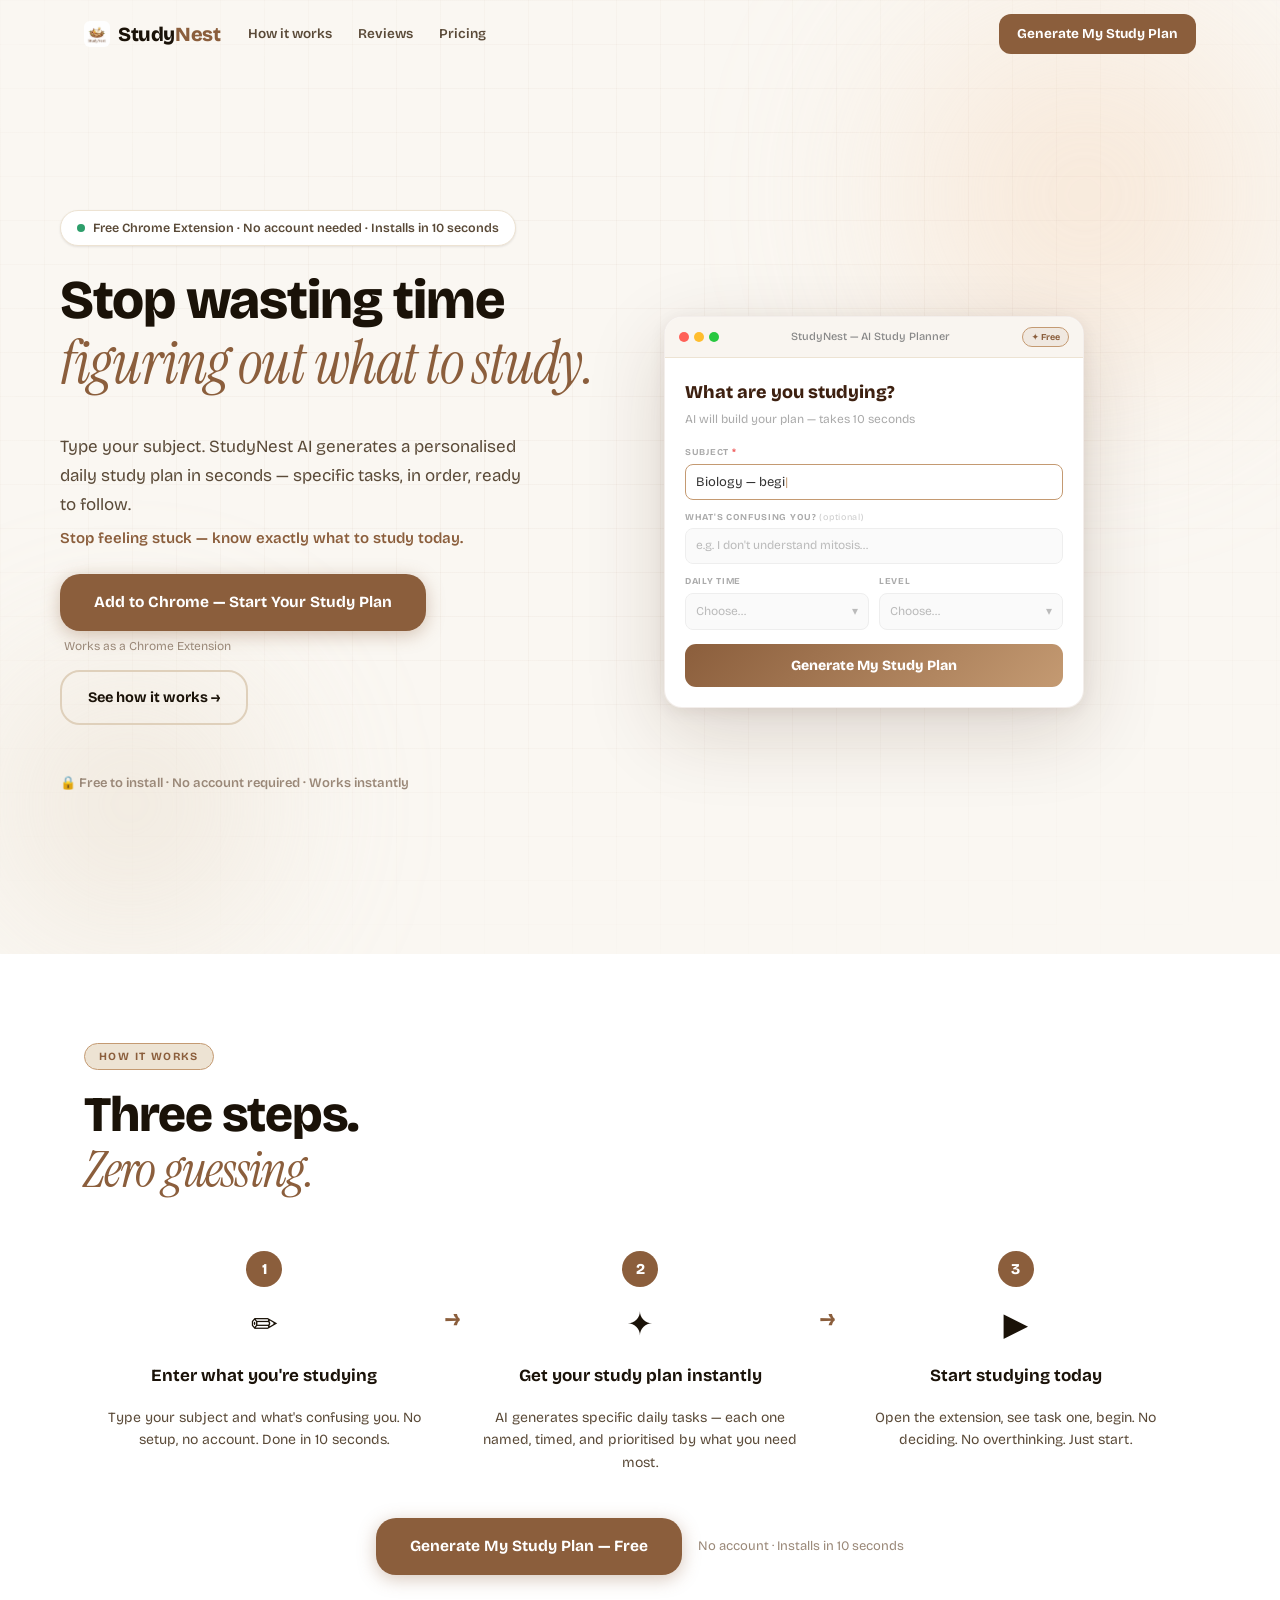
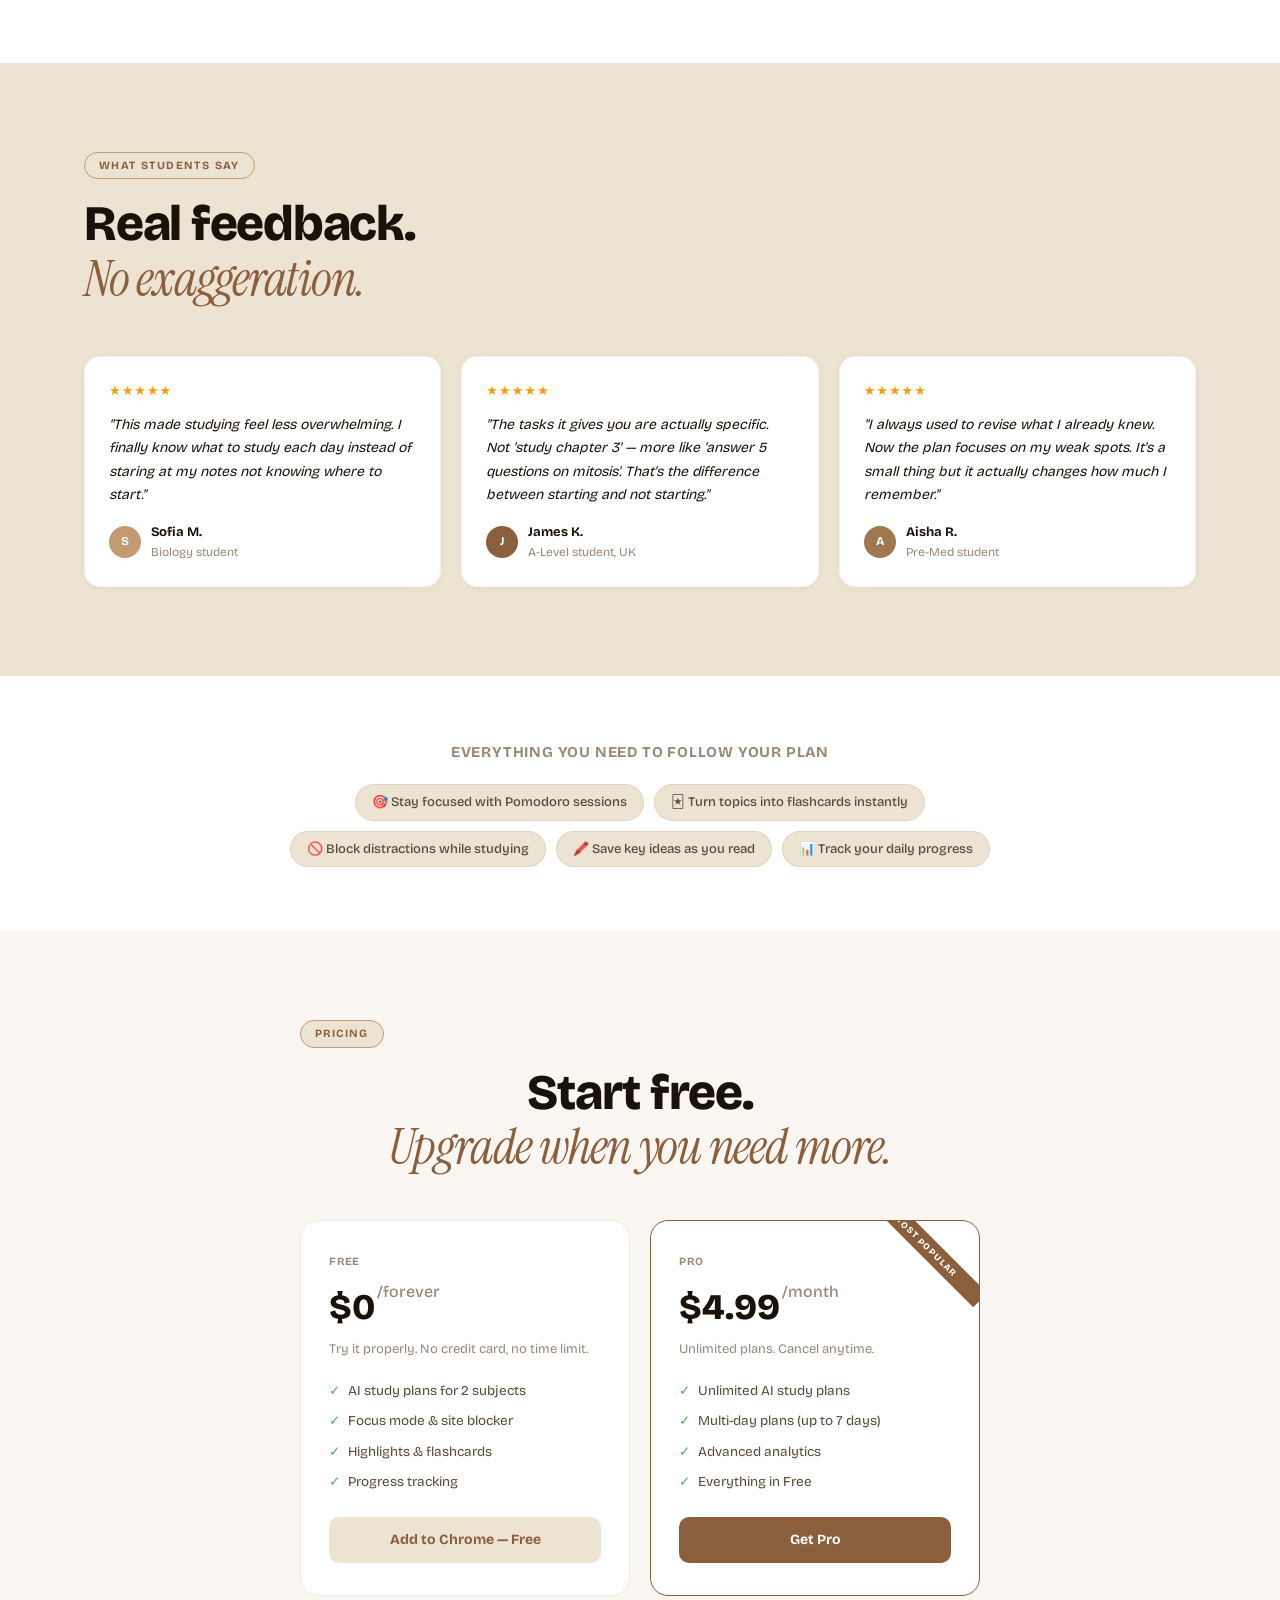
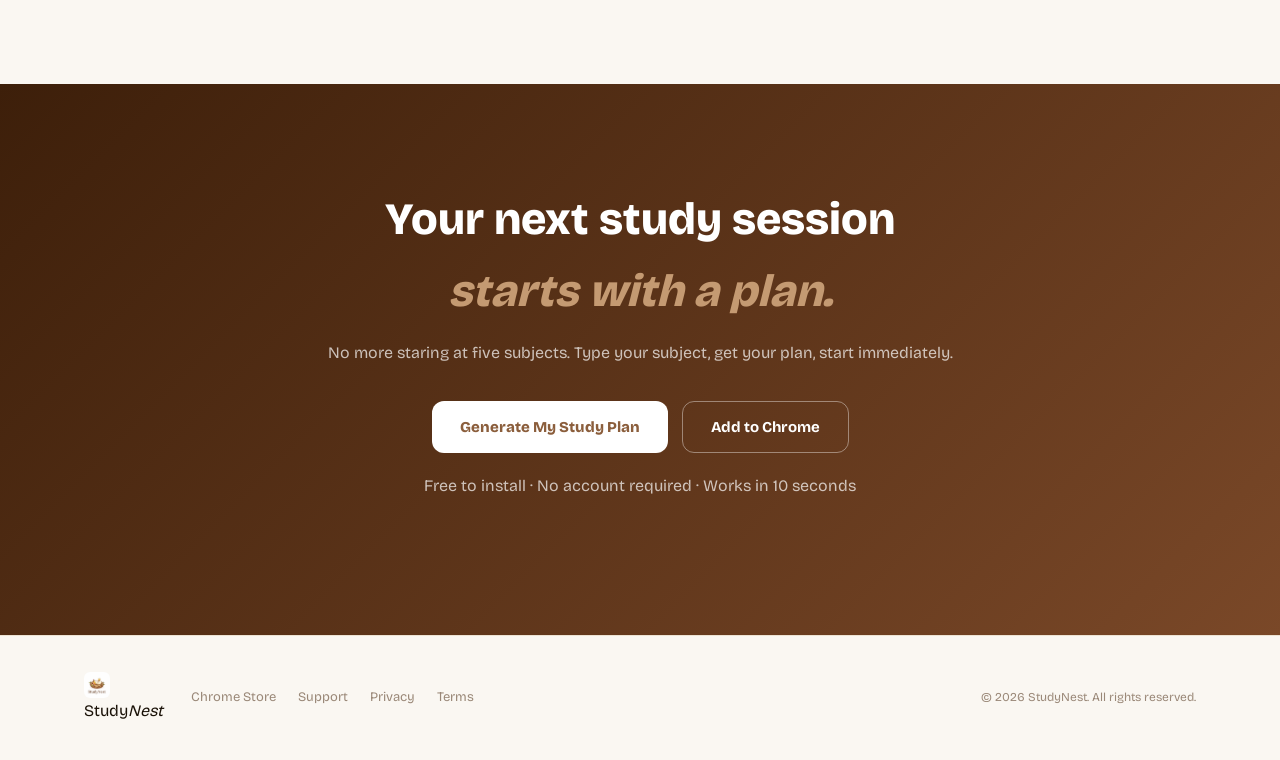
<file: index.html>
<!DOCTYPE html>
<html lang="en">
<head>
  <meta charset="UTF-8" />
  <meta name="google-site-verification" content="prKCSMo2TBW13Zq3YUXMZnzzGLJk_jjMHZ3oj0NJ6gE" />
  <meta name="viewport" content="width=device-width, initial-scale=1.0" />
  <title>AI Study Plan Generator — Stop Wasting Time Figuring Out What to Study | StudyNest</title>
  <meta name="description" content="Type your subject. StudyNest AI generates a personalised daily study plan in seconds. Free Chrome extension — no account needed." />
  <link rel="canonical" href="https://www.studynest.co/" />
  <meta property="og:type" content="website" />
  <meta property="og:url" content="https://www.studynest.co/" />
  <meta property="og:title" content="AI Study Plan Generator — StudyNest" />
  <meta property="og:description" content="Stop wasting time figuring out what to study. Get a personalised study plan in seconds." />
  <meta property="og:image" content="https://www.studynest.co/assets/og-image.png" />
  <meta name="twitter:card" content="summary_large_image" />
  <script type="application/ld+json">{"@context":"https://schema.org","@type":"SoftwareApplication","name":"StudyNest","url":"https://www.studynest.co/","operatingSystem":"Chrome","applicationCategory":"EducationalApplication","offers":{"@type":"Offer","price":"0","priceCurrency":"USD"}}</script>
  <link rel="icon" type="image/png" href="assets/icon.png" />
  <link rel="preconnect" href="https://fonts.googleapis.com" />
  <link rel="preconnect" href="https://fonts.gstatic.com" crossorigin />
  <link href="https://fonts.googleapis.com/css2?family=Bricolage+Grotesque:opsz,wght@12..96,400;12..96,500;12..96,600;12..96,700;12..96,800&family=Instrument+Serif:ital@0;1&family=DM+Sans:wght@400;500;600&display=swap" rel="stylesheet" />
  <link rel="stylesheet" href="styles.css" />
  <style>
  /* ── Reveal system (must be self-contained, not rely on styles.css) ── */
  .reveal{opacity:0;transform:translateY(22px);transition:opacity .6s ease,transform .6s ease}
  .reveal.is-visible{opacity:1;transform:none}
  .reveal-d1{transition-delay:.1s}
  .reveal-d2{transition-delay:.2s}
  .reveal-d3{transition-delay:.3s}
  .reveal-d4{transition-delay:.4s}

  /* ── Guarantee hero is never a blank grid (local file fallback) ── */
  .hero{min-height:100vh;display:flex;align-items:center}
  .hero-inner{display:grid;grid-template-columns:1fr 1fr;gap:48px;align-items:center;width:100%;padding:80px 0}
  .hero-copy{display:flex;flex-direction:column;align-items:flex-start}
  @media(max-width:900px){
    .hero-inner{grid-template-columns:1fr}
    .hero-visual{display:none}
  }

  /* Nav */
  .nav-cta-text { display:none }

  /* Hero tweaks */
  .hero-h1 { font-size: clamp(2.2rem, 5vw, 3.4rem); line-height: 1.12; }
  .hero-sub { font-size: 17px; color: var(--ink-m); max-width: 480px; line-height: 1.7; margin: 16px 0 8px; }
  .hero-emotional {
    font-size: 15px; font-weight: 600; color: var(--coffee);
    margin: 0 0 24px; max-width: 420px; line-height: 1.5;
  }
  .hero-trust { font-size: 13px; color: var(--ink-l); margin-top: 12px; }
  .hero-btn-wrap { display: flex; flex-direction: column; gap: 6px; align-items: flex-start; }
  .hero-btn-note { font-size: 12px; color: var(--ink-l); padding-left: 4px; }

  /* Estimated time label in demo */
  .hpd-est-time {
    font-size: 10.5px; color: #8B5E3C; font-weight: 600;
    text-align: center; padding: 7px 0 2px;
    opacity: 0.8;
  }

  /* Demo card */
  .hero-planner-demo {
    background: white; border-radius: 18px;
    box-shadow: 0 24px 80px rgba(60,30,10,.16), 0 4px 16px rgba(60,30,10,.08);
    overflow: hidden; width: 420px; max-width: 100%;
    border: 1px solid rgba(139,94,60,.1);
  }
  .hpd-topbar {
    display: flex; align-items: center; gap: 8px;
    padding: 10px 14px; background: #f9f5f0;
    border-bottom: 1px solid #ede3d3;
  }
  .hpd-dots { display: flex; gap: 5px; }
  .hpd-dots span { width: 10px; height: 10px; border-radius: 50%; }
  .hpd-dots span:nth-child(1){background:#ff6057}
  .hpd-dots span:nth-child(2){background:#ffbd2e}
  .hpd-dots span:nth-child(3){background:#28c840}
  .hpd-title { flex: 1; font-size: 11px; color: #888; font-weight: 500; text-align: center; }
  .hpd-badge {
    font-size: 9px; font-weight: 700; background: #f0e8e0; color: #8B5E3C;
    border: 1px solid #C49A72; border-radius: 20px; padding: 2px 8px;
    transition: background .3s, color .3s, border-color .3s;
  }
  .hpd-screen { padding: 20px; }
  .hpd-output { display: none; background: #f5ede3; }
  .hpd-output.hpd-show { display: block; }
  .hpd-hidden { display: none !important; }
  .hpd-screen-title { font-size: 18px; font-weight: 800; color: #3d2010; font-family: var(--fs); margin-bottom: 3px; }
  .hpd-screen-sub { font-size: 12px; color: #aaa; margin-bottom: 16px; }
  .hpd-form { display: flex; flex-direction: column; gap: 10px; margin-bottom: 14px; }
  .hpd-field { display: flex; flex-direction: column; gap: 4px; }
  .hpd-field-row { display: flex; gap: 10px; }
  .hpd-label { font-size: 9px; font-weight: 700; letter-spacing: .7px; color: #aaa; }
  .hpd-input {
    font-size: 13px; color: #333; padding: 8px 10px;
    border: 1.5px solid #eee; border-radius: 8px; background: #fafafa;
    min-height: 36px; line-height: 1.4;
    transition: border-color .25s, background .25s;
  }
  .hpd-input.hpd-typing { border-color: #C49A72; background: #fff; }
  .hpd-input.hpd-filled { border-color: #6ab04c; background: #f7fff4; }
  .hpd-muted { color: #bbb; font-size: 12px; }
  .hpd-cursor { animation: blink .8s step-end infinite; color: #C49A72; }
  @keyframes blink { 50% { opacity: 0; } }
  .hpd-select {
    font-size: 12px; color: #bbb; padding: 8px 10px;
    border: 1.5px solid #eee; border-radius: 8px; background: #fafafa;
    display: flex; justify-content: space-between;
    transition: border-color .25s, color .25s;
  }
  .hpd-select.hpd-filled { color: #333; border-color: #6ab04c; background: #f7fff4; }
  .hpd-generate-btn {
    width: 100%; padding: 13px; border-radius: 11px; border: none;
    background: linear-gradient(135deg, #8B5E3C, #C49A72);
    color: white; font-size: 14px; font-weight: 800;
    cursor: pointer; position: relative; overflow: hidden; font-family: var(--fs);
  }
  .hpd-shimmer {
    position: absolute; inset: 0;
    background: linear-gradient(90deg, transparent, rgba(255,255,255,.3), transparent);
    transform: translateX(-100%);
  }
  .hpd-generate-btn.hpd-loading .hpd-shimmer { animation: hpdShimmer .7s ease infinite; }
  @keyframes hpdShimmer { to { transform: translateX(200%); } }
  /* Output */
  .hpd-out-header { display: flex; justify-content: space-between; align-items: flex-start; margin-bottom: 10px; }
  .hpd-out-back { font-size: 11px; color: #8B5E3C; font-weight: 600; margin-bottom: 4px; }
  .hpd-out-day { font-size: 20px; font-weight: 800; color: #3d2010; font-family: var(--fs); margin-bottom: 2px; }
  .hpd-out-sub { font-size: 11px; color: #8B5E3C; }
  .hpd-out-badge { font-size: 10px; font-weight: 700; background: #e8f5e9; color: #388e3c; border: 1px solid #a5d6a7; border-radius: 20px; padding: 4px 10px; white-space: nowrap; margin-top: 4px; }
  .hpd-prog-bar { height: 4px; background: #e8ddd4; border-radius: 4px; margin-bottom: 3px; }
  .hpd-prog-fill { height: 4px; background: #C49A72; border-radius: 4px; width: 0%; transition: width .5s ease; }
  .hpd-prog-label { font-size: 10px; color: #bbb; text-align: right; margin-bottom: 12px; }
  .hpd-start-btn { width: 100%; padding: 11px; border-radius: 9px; border: none; background: #4CAF50; color: white; font-size: 13px; font-weight: 800; margin-bottom: 12px; cursor: pointer; transition: background .4s; }
  .hpd-tasks-label { display: flex; justify-content: space-between; align-items: center; margin-bottom: 8px; font-size: 9px; font-weight: 700; letter-spacing: .7px; color: #888; }
  .hpd-tasks-count { background: #f0e8e0; color: #8B5E3C; padding: 2px 8px; border-radius: 20px; }
  .hpd-task {
    display: flex; align-items: flex-start; gap: 8px;
    background: white; border-radius: 9px; padding: 9px 10px; margin-bottom: 6px;
    opacity: 0; transform: translateY(8px); transition: opacity .35s ease, transform .35s ease;
  }
  .hpd-task.hpd-in { opacity: 1; transform: none; }
  .hpd-task.hpd-done .hpd-task-text { text-decoration: line-through; color: #bbb; }
  .hpd-cb {
    width: 15px; height: 15px; border-radius: 4px; border: 1.5px solid #ddd;
    flex-shrink: 0; margin-top: 1px; position: relative;
    transition: background .2s, border-color .2s;
  }
  .hpd-cb.hpd-checked { background: #4CAF50; border-color: #4CAF50; }
  .hpd-cb.hpd-checked::after {
    content: ''; position: absolute; left: 3px; top: 1px;
    width: 5px; height: 8px; border: 2px solid white;
    border-top: none; border-left: none; transform: rotate(45deg);
  }
  .hpd-task-text { font-size: 11px; color: #444; line-height: 1.5; transition: color .3s; }
  .hpd-time { color: #aaa; }
  .hpd-momentum { font-size: 10px; color: #4CAF50; font-weight: 700; text-align: center; margin: 8px 0 0; opacity: 0; transition: opacity .5s; }

  /* Float badge */
  .hpd-float-badge {
    position: absolute; top: -14px; right: 20px;
    background: white; border-radius: 20px; padding: 6px 12px;
    font-size: 12px; font-weight: 600; color: #3d2010;
    box-shadow: 0 4px 16px rgba(0,0,0,.1);
    border: 1px solid rgba(139,94,60,.1);
    opacity: 0; transform: translateY(6px);
    transition: opacity .4s, transform .4s;
  }
  .hero-visual { position: relative; }
  .hpd-float-badge.hpd-badge-show { opacity: 1; transform: none; }

  /* ════════════════════════════════════════
     HOW IT WORKS
  ════════════════════════════════════════ */
  .hiw-section { padding: 88px 0; background: white; }
  .hiw-steps {
    display: flex; align-items: flex-start; gap: 0;
    margin: 52px 0 44px;
  }
  .hiw-step {
    flex: 1; text-align: center; padding: 0 20px;
    display: flex; flex-direction: column; align-items: center; gap: 12px;
  }
  .hiw-step-num {
    width: 36px; height: 36px; border-radius: 50%;
    background: var(--coffee); color: white;
    font-size: 15px; font-weight: 800;
    display: flex; align-items: center; justify-content: center;
    flex-shrink: 0;
  }
  .hiw-step-icon { font-size: 32px; }
  .hiw-step h3 { font-size: 17px; font-weight: 700; color: var(--ink); margin: 0 0 6px; font-family: var(--fb); }
  .hiw-step p { font-size: 14px; color: var(--ink-m); line-height: 1.6; margin: 0; }
  .hiw-connector { font-size: 24px; color: var(--coffee); opacity: .25; flex-shrink: 0; margin-top: 48px; font-weight: 700; }
  .hiw-cta { display: flex; align-items: center; gap: 16px; justify-content: center; flex-wrap: wrap; }
  .hiw-cta-note { font-size: 13px; color: var(--ink-l); }

  /* ════════════════════════════════════════
     TESTIMONIALS
  ════════════════════════════════════════ */
  .testi-section { padding: 88px 0; background: var(--latte); }
  .testi-grid {
    display: grid; grid-template-columns: repeat(3, 1fr);
    gap: 20px; margin-top: 48px;
  }
  .testi-card {
    background: white; border-radius: 16px; padding: 24px;
    border: 1px solid rgba(139,94,60,.08);
    box-shadow: 0 2px 12px rgba(0,0,0,.04);
  }
  .testi-stars { color: #F59E0B; font-size: 13px; margin-bottom: 12px; letter-spacing: 1px; }
  .testi-quote { font-size: 14px; color: var(--ink); line-height: 1.65; margin: 0 0 16px; font-style: italic; }
  .testi-author { display: flex; align-items: center; gap: 10px; }
  .testi-av {
    width: 32px; height: 32px; border-radius: 50%;
    font-size: 12px; font-weight: 700; color: white;
    display: flex; align-items: center; justify-content: center; flex-shrink: 0;
  }
  .testi-name { font-size: 13px; font-weight: 700; color: var(--ink); }
  .testi-role { font-size: 12px; color: var(--ink-l); }

  /* ════════════════════════════════════════
     ALSO INCLUDES (secondary, minimal)
  ════════════════════════════════════════ */
  .also-section { padding: 64px 0; background: white; border-top: 1px solid var(--latte); }
  .also-inner { max-width: 700px; margin: 0 auto; text-align: center; }
  .also-title { font-size: 15px; font-weight: 700; color: var(--ink-l); margin-bottom: 20px; text-transform: uppercase; letter-spacing: .8px; }
  .also-chips { display: flex; flex-wrap: wrap; gap: 10px; justify-content: center; }
  .also-chip {
    font-size: 13px; color: var(--ink-m); background: var(--latte);
    border: 1px solid rgba(139,94,60,.12); border-radius: 20px;
    padding: 7px 16px; font-weight: 500;
  }

  /* ════════════════════════════════════════
     FINAL CTA
  ════════════════════════════════════════ */
  .final-cta-v2 { padding: 100px 0; background: linear-gradient(135deg, #3d1f0a 0%, #7a4828 100%); text-align: center; }
  .final-cta-v2 h2 { font-size: clamp(1.8rem, 4vw, 2.8rem); color: white; font-family: var(--fs); font-weight: 800; margin-bottom: 12px; }
  .final-cta-v2 h2 em { font-style: italic; color: #C49A72; }
  .final-cta-v2 p { font-size: 16px; color: rgba(255,255,255,.7); margin-bottom: 36px; }
  .final-cta-v2 .cta-btns { display: flex; gap: 14px; justify-content: center; flex-wrap: wrap; }
  .btn-white { background: white; color: var(--coffee); font-weight: 800; border-radius: 12px; padding: 14px 28px; font-size: 15px; text-decoration: none; display: inline-flex; align-items: center; gap: 8px; transition: transform .2s, box-shadow .2s; }
  .btn-white:hover { transform: translateY(-2px); box-shadow: 0 8px 24px rgba(0,0,0,.2); }
  .btn-outline-white { background: transparent; color: white; border: 1.5px solid rgba(255,255,255,.4); font-weight: 700; border-radius: 12px; padding: 13px 28px; font-size: 15px; text-decoration: none; display: inline-flex; align-items: center; gap: 8px; transition: border-color .2s, background .2s; }
  .btn-outline-white:hover { border-color: white; background: rgba(255,255,255,.08); }
  .final-cta-note { font-size: 13px; color: rgba(255,255,255,.45); margin-top: 20px; }

  /* ════════════════════════════════════════
     PRICING (simplified)
  ════════════════════════════════════════ */
  .pricing-simple { padding: 88px 0; background: var(--cream); }
  .pricing-simple-inner { max-width: 680px; margin: 0 auto; }
  .pricing-cards { display: grid; grid-template-columns: 1fr 1fr; gap: 20px; margin-top: 44px; }
  .pc { background: white; border-radius: 18px; padding: 32px 28px; border: 1.5px solid rgba(139,94,60,.12); }
  .pc.pc-pro { border-color: var(--coffee); position: relative; overflow: hidden; }
  .pc.pc-pro::before { content: 'MOST POPULAR'; position: absolute; top: 14px; right: -24px; background: var(--coffee); color: white; font-size: 9px; font-weight: 800; letter-spacing: 1px; padding: 3px 36px; transform: rotate(45deg); }
  .pc-label { font-size: 11px; font-weight: 700; letter-spacing: .8px; color: var(--ink-l); text-transform: uppercase; margin-bottom: 8px; }
  .pc-price { font-size: 36px; font-weight: 800; color: var(--ink); font-family: var(--fs); margin-bottom: 4px; }
  .pc-price span { font-size: 16px; font-weight: 500; color: var(--ink-l); }
  .pc-desc { font-size: 13px; color: var(--ink-l); margin-bottom: 20px; line-height: 1.5; }
  .pc-items { list-style: none; padding: 0; margin: 0 0 24px; display: flex; flex-direction: column; gap: 9px; }
  .pc-items li { font-size: 13.5px; color: var(--ink-m); display: flex; align-items: center; gap: 8px; }
  .pc-items li::before { content: '✓'; color: #4CAF50; font-weight: 700; flex-shrink: 0; }
  .pc-cta { display: block; width: 100%; padding: 12px; border-radius: 10px; text-align: center; font-size: 14px; font-weight: 700; text-decoration: none; border: none; cursor: pointer; }
  .pc-cta-free { background: var(--latte); color: var(--coffee); }
  .pc-cta-pro { background: var(--coffee); color: white; }

  /* ════════════════════════════════════════
     RESPONSIVE
  ════════════════════════════════════════ */
  @media(max-width: 900px) {
    .hiw-steps { flex-direction: column; align-items: center; }
    .hiw-connector { transform: rotate(90deg); margin: 0; }
    .testi-grid { grid-template-columns: 1fr; }
    .pricing-cards { grid-template-columns: 1fr; }
  }
  @media(max-width: 640px) {
    .hiw-section, .testi-section, .also-section, .pricing-simple { padding: 56px 0; }
  }
  </style>
</head>
<body>

<!-- NAV -->
<header class="nav" id="nav">
  <div class="nav-inner">
    <a href="/" class="nav-logo">
      <img src="assets/icon.png" alt="StudyNest" class="nav-icon" onerror="this.style.display='none'" />
      <span>Study<em>Nest</em></span>
    </a>
    <nav class="nav-links">
      <a href="#how-it-works">How it works</a>
      <a href="#testimonials">Reviews</a>
      <a href="#pricing">Pricing</a>
    </nav>
    <a href="https://chromewebstore.google.com/detail/studynest-%E2%80%93-ai-study-plan/hekgdccoflelefibgbdhgmajaodmkgdl" target="_blank" rel="noopener" class="btn btn-nav">
      Generate My Study Plan
    </a>
  </div>
</header>

<main>

<!-- ════════════════════════════════════════════════
     HERO
════════════════════════════════════════════════ -->
<section class="hero" id="home">
  <div class="hero-bg">
    <div class="h-orb h-orb-1"></div>
    <div class="h-orb h-orb-2"></div>
    <div class="h-grid"></div>
  </div>

  <div class="container hero-inner">
    <!-- Copy -->
    <div class="hero-copy">
      <div class="hero-chrome-badge reveal">
        <span class="badge-dot"></span>
        Free Chrome Extension · No account needed · Installs in 10 seconds
      </div>

      <h1 class="hero-h1 reveal reveal-d1">
        Stop wasting time<br/>
        <em>figuring out what to study.</em>
      </h1>

      <p class="hero-sub reveal reveal-d2">
        Type your subject. StudyNest AI generates a personalised daily study plan in seconds — specific tasks, in order, ready to follow.
      </p>

      <p class="hero-emotional reveal reveal-d2">Stop feeling stuck — know exactly what to study today.</p>

      <div class="hero-btns reveal reveal-d3">
        <div class="hero-btn-wrap">
          <a href="https://chromewebstore.google.com/detail/studynest-%E2%80%93-ai-study-plan/hekgdccoflelefibgbdhgmajaodmkgdl" target="_blank" rel="noopener" class="btn btn-primary btn-lg">
            Add to Chrome — Start Your Study Plan
          </a>
          <span class="hero-btn-note">Works as a Chrome Extension</span>
        </div>
        <a href="#how-it-works" class="btn btn-ghost btn-lg">
          See how it works →
        </a>
      </div>

      <p class="hero-trust reveal reveal-d3">🔒 Free to install · No account required · Works instantly</p>
    </div>

    <!-- Demo -->
    <div class="hero-visual reveal reveal-d2">
      <div class="hpd-float-badge" id="hpdFloatBadge">✓ Plan generated in 3 seconds</div>
      <div class="hero-planner-demo">
        <div class="hpd-topbar">
          <div class="hpd-dots"><span></span><span></span><span></span></div>
          <div class="hpd-title">StudyNest — AI Study Planner</div>
          <div class="hpd-badge" id="hpdScreenLabel">✦ Free</div>
        </div>

        <!-- Input screen -->
        <div class="hpd-screen" id="hpdInput">
          <div class="hpd-screen-title">What are you studying?</div>
          <div class="hpd-screen-sub">AI will build your plan — takes 10 seconds</div>
          <div class="hpd-form">
            <div class="hpd-field">
              <div class="hpd-label">SUBJECT <span style="color:#e55">*</span></div>
              <div class="hpd-input" id="hpdSubject"><span class="hpd-cursor">|</span></div>
            </div>
            <div class="hpd-field">
              <div class="hpd-label">WHAT'S CONFUSING YOU? <span style="color:#ccc;font-weight:400">(optional)</span></div>
              <div class="hpd-input hpd-muted" id="hpdConfuse">e.g. I don't understand mitosis…</div>
            </div>
            <div class="hpd-field-row">
              <div class="hpd-field" style="flex:1">
                <div class="hpd-label">DAILY TIME</div>
                <div class="hpd-select" id="hpdTime">Choose… <span>▾</span></div>
              </div>
              <div class="hpd-field" style="flex:1">
                <div class="hpd-label">LEVEL</div>
                <div class="hpd-select" id="hpdLevel">Choose… <span>▾</span></div>
              </div>
            </div>
          </div>
          <button class="hpd-generate-btn" id="hpdBtn">
            <span class="hpd-shimmer"></span>
            <span id="hpdBtnTxt">Generate My Study Plan</span>
          </button>
        </div>

        <!-- Output screen -->
        <div class="hpd-screen hpd-output" id="hpdOutput">
          <div class="hpd-out-header">
            <div>
              <div class="hpd-out-back">← Back</div>
              <div class="hpd-out-day" id="hpdDayLabel">Day 1 of 2</div>
              <div class="hpd-out-sub" id="hpdDaySub">Complete today's tasks to stay on track</div>
            </div>
            <div class="hpd-out-badge" id="hpdDayBadge">🧪 BIOLOGY</div>
          </div>
          <div class="hpd-prog-bar"><div class="hpd-prog-fill" id="hpdFill"></div></div>
          <div class="hpd-prog-label" id="hpdProgLabel">0/3 tasks completed</div>
          <button class="hpd-start-btn" id="hpdStartBtn">▶ Start Today's Tasks</button>
          <div class="hpd-tasks-label">
            <span id="hpdTasksTitle">TODAY'S TASKS</span>
            <span class="hpd-tasks-count" id="hpdTasksCount">3 left</span>
          </div>

          <!-- Day 1 tasks -->
          <div id="hpdDay1Tasks">
            <div class="hpd-task" id="hpdT1">
              <div class="hpd-cb" id="hpdCb1"></div>
              <div class="hpd-task-text">Learn: Cell structure — nucleus, membrane, mitochondria <span class="hpd-time">(15 min)</span></div>
            </div>
            <div class="hpd-task" id="hpdT2">
              <div class="hpd-cb" id="hpdCb2"></div>
              <div class="hpd-task-text">Watch: 10-min intro video on cell division <span class="hpd-time">(10 min)</span></div>
            </div>
            <div class="hpd-task" id="hpdT3">
              <div class="hpd-cb" id="hpdCb3"></div>
              <div class="hpd-task-text">Practice: Answer 5 questions on mitosis stages <span class="hpd-time">(20 min)</span></div>
            </div>
          </div>
          <div class="hpd-est-time">⏱ Estimated time: ~45 minutes</div>

          <!-- Day 2 tasks -->
          <div id="hpdDay2Tasks" style="display:none">
            <div class="hpd-task hpd-in" id="hpdT4">
              <div class="hpd-cb" id="hpdCb4"></div>
              <div class="hpd-task-text">Review yesterday's notes from memory <span class="hpd-time">(15 min)</span></div>
            </div>
            <div class="hpd-task hpd-in" id="hpdT5">
              <div class="hpd-cb" id="hpdCb5"></div>
              <div class="hpd-task-text">Draw and label a mitosis diagram <span class="hpd-time">(20 min)</span></div>
            </div>
            <div class="hpd-task hpd-in" id="hpdT6">
              <div class="hpd-cb" id="hpdCb6"></div>
              <div class="hpd-task-text">Flashcard quiz — aim for 80% accuracy <span class="hpd-time">(20 min)</span></div>
            </div>
          </div>

          <div class="hpd-momentum" id="hpdMomentum">🎉 Day 1 done! Day 2 is ready.</div>
        </div>
      </div>
    </div>
  </div>
</section>

<!-- ════════════════════════════════════════════════
     HOW IT WORKS
════════════════════════════════════════════════ -->
<section class="hiw-section" id="how-it-works">
  <div class="container">
    <div class="section-eye">How it works</div>
    <h2 class="section-h2 reveal reveal-d1">Three steps.<br /><em>Zero guessing.</em></h2>

    <div class="hiw-steps">
      <div class="hiw-step reveal reveal-d1">
        <div class="hiw-step-num">1</div>
        <div class="hiw-step-icon">✏️</div>
        <h3>Enter what you're studying</h3>
        <p>Type your subject and what's confusing you. No setup, no account. Done in 10 seconds.</p>
      </div>
      <div class="hiw-connector reveal reveal-d2">→</div>
      <div class="hiw-step reveal reveal-d2">
        <div class="hiw-step-num">2</div>
        <div class="hiw-step-icon">✦</div>
        <h3>Get your study plan instantly</h3>
        <p>AI generates specific daily tasks — each one named, timed, and prioritised by what you need most.</p>
      </div>
      <div class="hiw-connector reveal reveal-d3">→</div>
      <div class="hiw-step reveal reveal-d3">
        <div class="hiw-step-num">3</div>
        <div class="hiw-step-icon">▶</div>
        <h3>Start studying today</h3>
        <p>Open the extension, see task one, begin. No deciding. No overthinking. Just start.</p>
      </div>
    </div>

    <div class="hiw-cta reveal">
      <a href="https://chromewebstore.google.com/detail/studynest-%E2%80%93-ai-study-plan/hekgdccoflelefibgbdhgmajaodmkgdl" target="_blank" rel="noopener" class="btn btn-primary btn-lg">
        Generate My Study Plan — Free
      </a>
      <span class="hiw-cta-note">No account · Installs in 10 seconds</span>
    </div>
  </div>
</section>

<!-- ════════════════════════════════════════════════
     TESTIMONIALS (honest, realistic tone)
════════════════════════════════════════════════ -->
<section class="testi-section" id="testimonials">
  <div class="container">
    <div class="section-eye">What students say</div>
    <h2 class="section-h2 reveal reveal-d1">Real feedback.<br /><em>No exaggeration.</em></h2>

    <div class="testi-grid">
      <div class="testi-card reveal reveal-d1">
        <div class="testi-stars">★★★★★</div>
        <p class="testi-quote">"This made studying feel less overwhelming. I finally know what to study each day instead of staring at my notes not knowing where to start."</p>
        <div class="testi-author">
          <div class="testi-av" style="background:#C49A72">S</div>
          <div>
            <div class="testi-name">Sofia M.</div>
            <div class="testi-role">Biology student</div>
          </div>
        </div>
      </div>
      <div class="testi-card reveal reveal-d2">
        <div class="testi-stars">★★★★★</div>
        <p class="testi-quote">"The tasks it gives you are actually specific. Not 'study chapter 3' — more like 'answer 5 questions on mitosis'. That's the difference between starting and not starting."</p>
        <div class="testi-author">
          <div class="testi-av" style="background:#8B5E3C">J</div>
          <div>
            <div class="testi-name">James K.</div>
            <div class="testi-role">A-Level student, UK</div>
          </div>
        </div>
      </div>
      <div class="testi-card reveal reveal-d3">
        <div class="testi-stars">★★★★★</div>
        <p class="testi-quote">"I always used to revise what I already knew. Now the plan focuses on my weak spots. It's a small thing but it actually changes how much I remember."</p>
        <div class="testi-author">
          <div class="testi-av" style="background:#A07850">A</div>
          <div>
            <div class="testi-name">Aisha R.</div>
            <div class="testi-role">Pre-Med student</div>
          </div>
        </div>
      </div>
    </div>
  </div>
</section>

<!-- ════════════════════════════════════════════════
     ALSO INCLUDES (secondary, minimal)
════════════════════════════════════════════════ -->
<section class="also-section">
  <div class="container">
    <div class="also-inner">
      <div class="also-title">Everything you need to follow your plan</div>
      <div class="also-chips">
        <span class="also-chip">🎯 Stay focused with Pomodoro sessions</span>
        <span class="also-chip">🃏 Turn topics into flashcards instantly</span>
        <span class="also-chip">🚫 Block distractions while studying</span>
        <span class="also-chip">🖍️ Save key ideas as you read</span>
        <span class="also-chip">📊 Track your daily progress</span>
      </div>
    </div>
  </div>
</section>

<!-- ════════════════════════════════════════════════
     PRICING (clean, simple)
════════════════════════════════════════════════ -->
<section class="pricing-simple" id="pricing">
  <div class="container">
    <div class="pricing-simple-inner">
      <div class="section-eye" style="text-align:center">Pricing</div>
      <h2 class="section-h2 reveal reveal-d1" style="text-align:center">Start free.<br /><em>Upgrade when you need more.</em></h2>

      <div class="pricing-cards reveal reveal-d2">
        <div class="pc">
          <div class="pc-label">Free</div>
          <div class="pc-price">$0 <span>/forever</span></div>
          <div class="pc-desc">Try it properly. No credit card, no time limit.</div>
          <ul class="pc-items">
            <li>AI study plans for 2 subjects</li>
            <li>Focus mode & site blocker</li>
            <li>Highlights & flashcards</li>
            <li>Progress tracking</li>
          </ul>
          <a href="https://chromewebstore.google.com/detail/studynest-%E2%80%93-ai-study-plan/hekgdccoflelefibgbdhgmajaodmkgdl" target="_blank" rel="noopener" class="pc-cta pc-cta-free">Add to Chrome — Free</a>
        </div>
        <div class="pc pc-pro">
          <div class="pc-label">Pro</div>
          <div class="pc-price">$4.99 <span>/month</span></div>
          <div class="pc-desc">Unlimited plans. Cancel anytime.</div>
          <ul class="pc-items">
            <li>Unlimited AI study plans</li>
            <li>Multi-day plans (up to 7 days)</li>
            <li>Advanced analytics</li>
            <li>Everything in Free</li>
          </ul>
          <a href="https://chromewebstore.google.com/detail/studynest-%E2%80%93-ai-study-plan/hekgdccoflelefibgbdhgmajaodmkgdl" target="_blank" rel="noopener" class="pc-cta pc-cta-pro">Get Pro</a>
        </div>
      </div>
    </div>
  </div>
</section>

<!-- ════════════════════════════════════════════════
     FINAL CTA
════════════════════════════════════════════════ -->
<section class="final-cta-v2">
  <div class="container">
    <h2>Your next study session<br /><em>starts with a plan.</em></h2>
    <p>No more staring at five subjects. Type your subject, get your plan, start immediately.</p>
    <div class="cta-btns">
      <a href="https://chromewebstore.google.com/detail/studynest-%E2%80%93-ai-study-plan/hekgdccoflelefibgbdhgmajaodmkgdl" target="_blank" rel="noopener" class="btn-white">
        Generate My Study Plan
      </a>
      <a href="https://chromewebstore.google.com/detail/studynest-%E2%80%93-ai-study-plan/hekgdccoflelefibgbdhgmajaodmkgdl" target="_blank" rel="noopener" class="btn-outline-white">
        Add to Chrome
      </a>
    </div>
    <p class="final-cta-note">Free to install · No account required · Works in 10 seconds</p>
  </div>
</section>

</main>

<footer class="footer">
  <div class="container footer-inner">
    <div class="foot-brand">
      <img src="assets/icon.png" alt="" class="nav-icon" onerror="this.style.display='none'" />
      <span>Study<em>Nest</em></span>
    </div>
    <nav class="foot-links">
      <a href="https://chromewebstore.google.com/detail/studynest-%E2%80%93-ai-study-plan/hekgdccoflelefibgbdhgmajaodmkgdl" target="_blank" rel="noopener">Chrome Store</a>
      <a href="mailto:support@studynest.co">Support</a>
      <a href="/privacy">Privacy</a>
      <a href="/terms">Terms</a>
    </nav>
    <p class="foot-copy">© 2026 StudyNest. All rights reserved.</p>
  </div>
</footer>

<!-- REVEAL ANIMATION -->
<script>
(function(){
  function revealEl(el){ el.classList.add('is-visible'); }
  // Use IntersectionObserver where available
  if('IntersectionObserver' in window){
    var ro = new IntersectionObserver(function(entries){
      entries.forEach(function(e){ if(e.isIntersecting) revealEl(e.target); });
    },{threshold:0.1,rootMargin:'0px 0px -40px 0px'});
    document.querySelectorAll('.reveal').forEach(function(el){ ro.observe(el); });
  } else {
    // Fallback: reveal everything immediately
    document.querySelectorAll('.reveal').forEach(revealEl);
  }
  // Hard fallback: after 400ms reveal anything still hidden (catches hero on local file://)
  setTimeout(function(){
    document.querySelectorAll('.reveal:not(.is-visible)').forEach(revealEl);
  }, 400);
})();
</script>

<!-- DEMO ANIMATION -->
<script>
(function(){
  var started = false;

  function type(el, text, speed, cb){
    el.classList.add('hpd-typing');
    el.innerHTML = '';
    var cursor = document.createElement('span');
    cursor.className = 'hpd-cursor'; cursor.textContent = '|';
    el.appendChild(cursor);
    var i = 0;
    var t = setInterval(function(){
      cursor.before(document.createTextNode(text[i++]));
      if(i >= text.length){
        clearInterval(t); cursor.remove();
        el.classList.remove('hpd-typing'); el.classList.add('hpd-filled');
        if(cb) cb();
      }
    }, speed || 45);
  }

  function snap(el, text, cb){
    setTimeout(function(){
      el.innerHTML = text + ' <span>▾</span>';
      el.classList.add('hpd-filled');
      if(cb) cb();
    }, 350);
  }

  function setProgress(fill, label, done, total){
    if(fill) fill.style.width = Math.round(done/total*100) + '%';
    if(label) label.textContent = done + '/' + total + ' tasks completed';
  }

  function tickTask(cbId, taskId, done, total, fill, progLabel, count, cb){
    var cbEl = document.getElementById(cbId);
    var taskEl = document.getElementById(taskId);
    if(cbEl) cbEl.classList.add('hpd-checked');
    if(taskEl) taskEl.classList.add('hpd-done');
    setProgress(fill, progLabel, done, total);
    if(count) count.textContent = (total - done) > 0 ? (total - done) + ' left' : '✓ All done!';
    setTimeout(cb || function(){}, 700);
  }

  function g(id){ return document.getElementById(id); }

  function reset(){
    g('hpdSubject').className = 'hpd-input'; g('hpdSubject').innerHTML = '<span class="hpd-cursor">|</span>';
    g('hpdConfuse').className = 'hpd-input hpd-muted'; g('hpdConfuse').textContent = "e.g. I don't understand mitosis…";
    g('hpdTime').className = 'hpd-select'; g('hpdTime').innerHTML = 'Choose… <span>▾</span>';
    g('hpdLevel').className = 'hpd-select'; g('hpdLevel').innerHTML = 'Choose… <span>▾</span>';
    g('hpdBtnTxt').textContent = 'Generate My Study Plan';
    g('hpdBtn').classList.remove('hpd-loading');
    g('hpdInput').classList.remove('hpd-hidden');
    g('hpdOutput').classList.remove('hpd-show');
    var lbl = g('hpdScreenLabel');
    if(lbl){ lbl.textContent = '✦ Free'; lbl.style.background = ''; lbl.style.color = ''; lbl.style.borderColor = ''; }
    var badge = g('hpdFloatBadge');
    if(badge) badge.classList.remove('hpd-badge-show');
    // Reset Day 1
    ['hpdT1','hpdT2','hpdT3'].forEach(function(id){
      var el = g(id); if(el){ el.classList.remove('hpd-in','hpd-done'); el.style.opacity=''; el.style.transform=''; }
    });
    ['hpdCb1','hpdCb2','hpdCb3'].forEach(function(id){ var el=g(id); if(el) el.classList.remove('hpd-checked'); });
    // Reset Day 2
    var d2 = g('hpdDay2Tasks');
    if(d2){ d2.style.display='none'; d2.style.opacity='0'; d2.style.transition=''; }
    ['hpdT4','hpdT5','hpdT6'].forEach(function(id){ var el=g(id); if(el){ el.style.opacity='1'; el.style.transform='none'; } });
    ['hpdCb4','hpdCb5','hpdCb6'].forEach(function(id){ var el=g(id); if(el) el.classList.remove('hpd-checked'); });
    // Reset output header
    if(g('hpdDayLabel')) g('hpdDayLabel').textContent = 'Day 1 of 2';
    if(g('hpdDaySub')) g('hpdDaySub').textContent = "Complete today's tasks to stay on track";
    if(g('hpdFill')) g('hpdFill').style.width = '0%';
    if(g('hpdProgLabel')) g('hpdProgLabel').textContent = '0/3 tasks completed';
    if(g('hpdTasksCount')) g('hpdTasksCount').textContent = '3 left';
    if(g('hpdStartBtn')){ g('hpdStartBtn').textContent = '▶ Start Today\'s Tasks'; g('hpdStartBtn').style.background = '#4CAF50'; }
    if(g('hpdMomentum')){ g('hpdMomentum').style.opacity = '0'; g('hpdMomentum').style.transition = ''; }
    var d1 = g('hpdDay1Tasks'); if(d1){ d1.style.display='block'; d1.style.opacity='1'; d1.style.transition=''; }
  }

  function runDemo(){
    if(started) return; started = true;
    reset();

    var lbl = g('hpdScreenLabel');
    var fill = g('hpdFill'), progLabel = g('hpdProgLabel'), count = g('hpdTasksCount');
    var momentum = g('hpdMomentum'), dayLabel = g('hpdDayLabel'), daySub = g('hpdDaySub');
    var startBtn = g('hpdStartBtn'), d1 = g('hpdDay1Tasks'), d2 = g('hpdDay2Tasks');
    var badge = g('hpdFloatBadge');

    // Phase 1: Fill form
    setTimeout(function(){
      type(g('hpdSubject'), 'Biology — beginner — 1 hour/day', 52, function(){
        setTimeout(function(){
          g('hpdConfuse').classList.remove('hpd-muted');
          type(g('hpdConfuse'), "I don't understand mitosis", 42, function(){
            setTimeout(function(){
              snap(g('hpdTime'), '1 hour', function(){
                snap(g('hpdLevel'), 'Beginner', function(){

                  // Phase 2: Generate
                  setTimeout(function(){
                    g('hpdBtn').classList.add('hpd-loading');
                    g('hpdBtnTxt').textContent = '⏳ Building your plan…';
                    if(lbl){ lbl.textContent = '⚙ Generating…'; lbl.style.background='#fff3e0'; lbl.style.color='#8B5E3C'; }

                    setTimeout(function(){
                      // Phase 3: Show Day 1
                      g('hpdInput').classList.add('hpd-hidden');
                      g('hpdOutput').classList.add('hpd-show');
                      if(lbl){ lbl.textContent = '✓ Plan ready!'; lbl.style.background='#e8f5e9'; lbl.style.color='#388e3c'; lbl.style.borderColor='#a5d6a7'; }
                      if(badge) setTimeout(function(){ badge.classList.add('hpd-badge-show'); }, 400);

                      setTimeout(function(){ g('hpdT1').classList.add('hpd-in'); }, 300);
                      setTimeout(function(){ g('hpdT2').classList.add('hpd-in'); }, 560);
                      setTimeout(function(){ g('hpdT3').classList.add('hpd-in'); }, 820);

                      // Phase 4: Tick tasks green
                      setTimeout(function(){
                        tickTask('hpdCb1','hpdT1', 1, 3, fill, progLabel, count, function(){
                          setTimeout(function(){
                            tickTask('hpdCb2','hpdT2', 2, 3, fill, progLabel, count, function(){
                              setTimeout(function(){
                                tickTask('hpdCb3','hpdT3', 3, 3, fill, progLabel, count, function(){

                                  // Phase 5: All done
                                  setTimeout(function(){
                                    if(momentum){ momentum.style.transition='opacity .5s'; momentum.style.opacity='1'; }
                                    if(startBtn){ startBtn.textContent='✓ Day 1 Complete!'; startBtn.style.background='#388e3c'; }
                                    if(badge) badge.classList.remove('hpd-badge-show');

                                    // Phase 6: Slide to Day 2
                                    setTimeout(function(){
                                      if(d1){ d1.style.transition='opacity .4s'; d1.style.opacity='0'; }
                                      if(momentum) momentum.style.opacity='0';

                                      setTimeout(function(){
                                        if(d1) d1.style.display='none';
                                        if(dayLabel){ dayLabel.style.transition='opacity .25s'; dayLabel.style.opacity='0'; }

                                        setTimeout(function(){
                                          if(dayLabel){ dayLabel.textContent='Day 2 of 2'; dayLabel.style.opacity='1'; }
                                          if(daySub) daySub.textContent='Keep the momentum going';
                                          if(fill) fill.style.width='0%';
                                          if(progLabel) progLabel.textContent='0/3 tasks completed';
                                          if(count) count.textContent='3 left';
                                          if(startBtn){ startBtn.textContent='▶ Start Day 2'; startBtn.style.background='#4CAF50'; }
                                          if(lbl) lbl.textContent = '📅 Day 2';

                                          if(d2){ d2.style.display='block'; d2.style.opacity='0'; d2.style.transition='opacity .4s'; }
                                          setTimeout(function(){
                                            if(d2) d2.style.opacity='1';
                                            var show = function(id, delay){
                                              setTimeout(function(){
                                                var el = g(id); if(!el) return;
                                                el.style.opacity='0'; el.style.transform='translateY(10px)';
                                                el.style.transition='opacity .35s ease, transform .35s ease';
                                                setTimeout(function(){ el.style.opacity='1'; el.style.transform='none'; }, 30);
                                              }, delay);
                                            };
                                            show('hpdT4', 100); show('hpdT5', 360); show('hpdT6', 620);

                                            // Phase 7: Loop
                                            setTimeout(function(){
                                              g('hpdOutput').classList.remove('hpd-show');
                                              if(lbl){ lbl.textContent='✦ Free'; lbl.style.background=''; lbl.style.color=''; lbl.style.borderColor=''; }
                                              setTimeout(function(){ started=false; runDemo(); }, 800);
                                            }, 5000);
                                          }, 200);
                                        }, 350);
                                      }, 500);
                                    }, 1500);
                                  }, 600);
                                });
                              }, 700);
                            });
                          }, 700);
                        });
                      }, 1800);

                    }, 1600);
                  }, 500);
                });
              });
            }, 300);
          });
        }, 300);
      });
    }, 800);
  }

  var hero = document.getElementById('home');
  if(!hero){ runDemo(); return; }
  var obs = new IntersectionObserver(function(e){
    if(e[0].isIntersecting){ obs.disconnect(); runDemo(); }
  }, {threshold: 0.2});
  obs.observe(hero);
})();
</script>

</body>
</html>
</file>
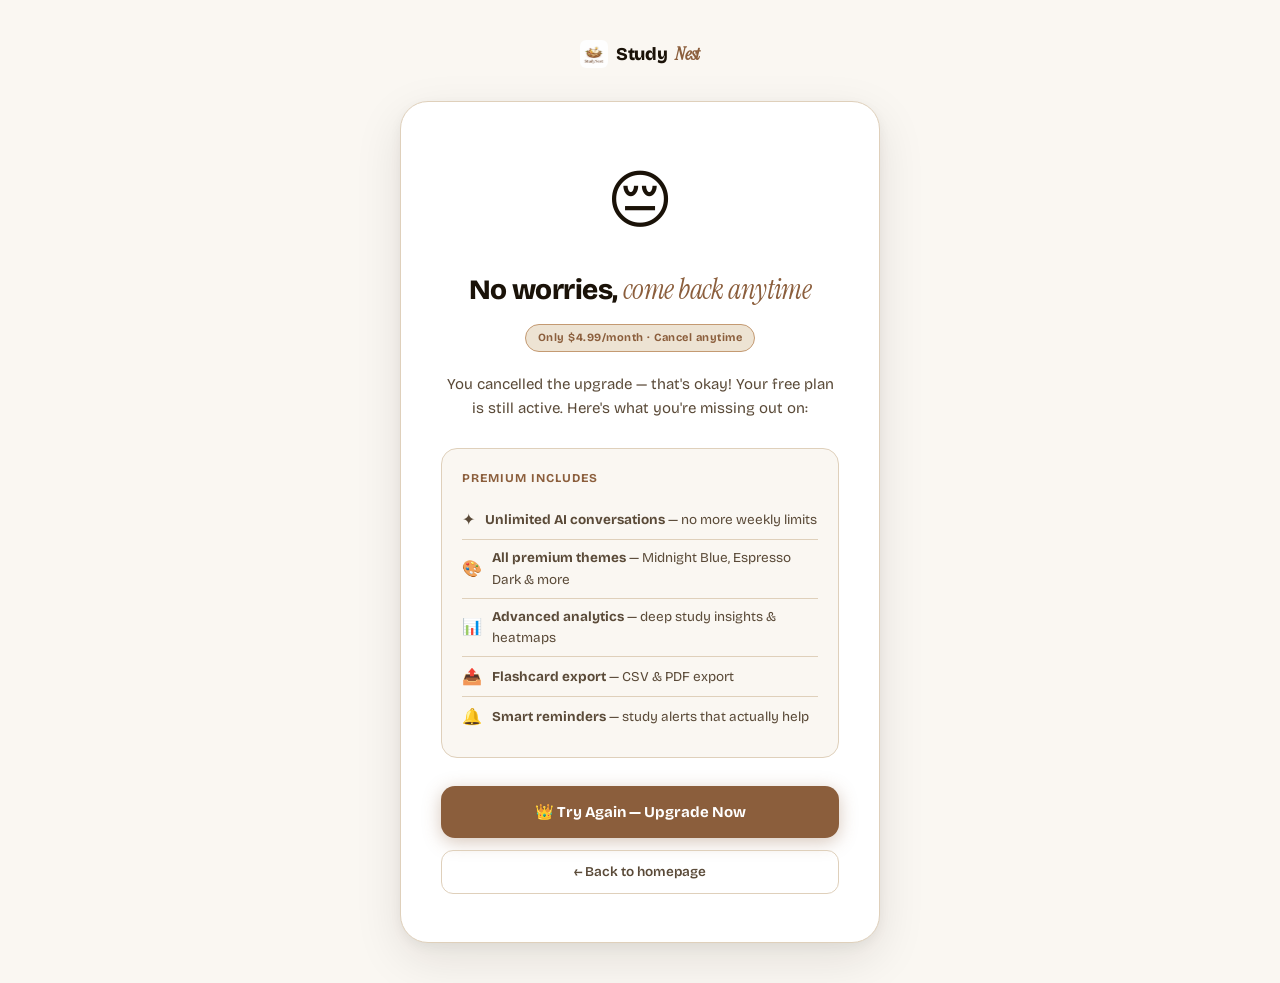
<file: payment-cancel.html>
<!DOCTYPE html>
<html lang="en">
<head>
  <meta charset="UTF-8" />
  <meta name="viewport" content="width=device-width, initial-scale=1.0" />
  <title>Payment Cancelled — StudyNest</title>
  <link rel="icon" type="image/png" href="assets/icon.png" />
  <link rel="preconnect" href="https://fonts.googleapis.com" />
  <link rel="preconnect" href="https://fonts.gstatic.com" crossorigin />
  <link href="https://fonts.googleapis.com/css2?family=Bricolage+Grotesque:opsz,wght@12..96,400;12..96,500;12..96,600;12..96,700;12..96,800&family=Instrument+Serif:ital@0;1&family=DM+Sans:wght@400;500;600&display=swap" rel="stylesheet" />
  <link rel="stylesheet" href="styles.css" />
  <style>
    .status-page {
      min-height: 100vh;
      display: flex;
      flex-direction: column;
      align-items: center;
      justify-content: center;
      padding: 40px 24px;
      background: var(--cream);
      text-align: center;
    }
    .status-card {
      background: white;
      border: 1.5px solid var(--latte-d);
      border-radius: 28px;
      padding: 48px 40px;
      max-width: 480px;
      width: 100%;
      box-shadow: 0 16px 48px rgba(26,18,8,.10), 0 4px 12px rgba(26,18,8,.05);
    }
    .status-icon {
      font-size: 64px;
      margin-bottom: 16px;
      display: block;
      animation: popIn .5s cubic-bezier(.34,1.56,.64,1) both;
    }
    @keyframes popIn {
      from { transform: scale(0); opacity: 0; }
      to   { transform: scale(1); opacity: 1; }
    }
    .status-title {
      font-family: 'Bricolage Grotesque', sans-serif;
      font-size: 28px;
      font-weight: 800;
      color: var(--ink);
      letter-spacing: -.02em;
      margin-bottom: 10px;
    }
    .status-title em {
      font-family: 'Instrument Serif', Georgia, serif;
      font-style: italic;
      font-weight: 300;
      color: var(--coffee);
    }
    .status-sub {
      font-size: 15px;
      color: var(--ink-m);
      line-height: 1.6;
      margin-bottom: 28px;
    }
    .perks-box {
      background: var(--cream);
      border: 1px solid var(--latte-d);
      border-radius: 16px;
      padding: 20px;
      margin-bottom: 28px;
      text-align: left;
    }
    .perks-title {
      font-size: 12px;
      font-weight: 700;
      letter-spacing: 1px;
      text-transform: uppercase;
      color: var(--coffee);
      margin-bottom: 12px;
    }
    .perk-row {
      display: flex;
      align-items: center;
      gap: 10px;
      padding: 7px 0;
      border-bottom: 1px solid var(--latte-d);
      font-size: 13.5px;
      color: var(--ink-m);
    }
    .perk-row:last-child { border-bottom: none; }
    .perk-icon { font-size: 16px; flex-shrink: 0; }
    .btn-retry {
      display: inline-flex;
      align-items: center;
      gap: 8px;
      background: var(--coffee);
      color: white;
      font-family: 'Bricolage Grotesque', sans-serif;
      font-weight: 700;
      font-size: 15px;
      padding: 14px 28px;
      border-radius: 14px;
      border: none;
      cursor: pointer;
      text-decoration: none;
      box-shadow: 0 4px 18px rgba(139,94,60,.35);
      transition: all .22s ease;
      width: 100%;
      justify-content: center;
      margin-bottom: 12px;
    }
    .btn-retry:hover {
      background: var(--coffee-d);
      transform: translateY(-2px);
      box-shadow: 0 8px 26px rgba(139,94,60,.4);
    }
    .btn-home {
      display: inline-flex;
      align-items: center;
      gap: 8px;
      background: transparent;
      color: var(--ink-m);
      font-family: 'Bricolage Grotesque', sans-serif;
      font-weight: 600;
      font-size: 13.5px;
      padding: 10px 20px;
      border-radius: 12px;
      border: 1.5px solid var(--latte-d);
      cursor: pointer;
      text-decoration: none;
      transition: all .22s ease;
      width: 100%;
      justify-content: center;
    }
    .btn-home:hover {
      border-color: var(--coffee-l);
      color: var(--coffee);
      background: var(--latte);
    }
    .nav-logo {
      display: flex;
      align-items: center;
      gap: 8px;
      font-family: 'Bricolage Grotesque', sans-serif;
      font-weight: 800;
      font-size: 18px;
      color: var(--ink);
      text-decoration: none;
      margin-bottom: 32px;
    }
    .nav-logo em {
      font-family: 'Instrument Serif', serif;
      font-style: italic;
      color: var(--coffee);
    }
    .nav-icon { width: 28px; height: 28px; }
    .price-badge {
      display: inline-block;
      background: var(--latte);
      border: 1px solid var(--coffee-l);
      color: var(--coffee);
      font-size: 11px;
      font-weight: 700;
      letter-spacing: .5px;
      padding: 4px 12px;
      border-radius: 20px;
      margin-bottom: 20px;
    }
  </style>
</head>
<body>

<div class="status-page">

  <a href="/" class="nav-logo">
    <img src="assets/icon.png" alt="StudyNest" class="nav-icon" onerror="this.style.display='none'" />
    Study<em>Nest</em>
  </a>

  <div class="status-card">
    <span class="status-icon">😔</span>
    <div class="status-title">No worries, <em>come back anytime</em></div>
    <div class="price-badge">Only $4.99/month · Cancel anytime</div>
    <p class="status-sub">
      You cancelled the upgrade — that's okay! Your free plan is still active. Here's what you're missing out on:
    </p>

    <div class="perks-box">
      <div class="perks-title">Premium includes</div>
      <div class="perk-row">
        <span class="perk-icon">✦</span>
        <span><strong>Unlimited AI conversations</strong> — no more weekly limits</span>
      </div>
      <div class="perk-row">
        <span class="perk-icon">🎨</span>
        <span><strong>All premium themes</strong> — Midnight Blue, Espresso Dark & more</span>
      </div>
      <div class="perk-row">
        <span class="perk-icon">📊</span>
        <span><strong>Advanced analytics</strong> — deep study insights & heatmaps</span>
      </div>
      <div class="perk-row">
        <span class="perk-icon">📤</span>
        <span><strong>Flashcard export</strong> — CSV & PDF export</span>
      </div>
      <div class="perk-row">
        <span class="perk-icon">🔔</span>
        <span><strong>Smart reminders</strong> — study alerts that actually help</span>
      </div>
    </div>

    <!-- Links to your pricing section on the website -->
    <a href="https://www.studynest.co/#pricing" class="btn-retry">
      👑 Try Again — Upgrade Now
    </a>
    <a href="/" class="btn-home">← Back to homepage</a>
  </div>

</div>

</body>
</html>
</file>
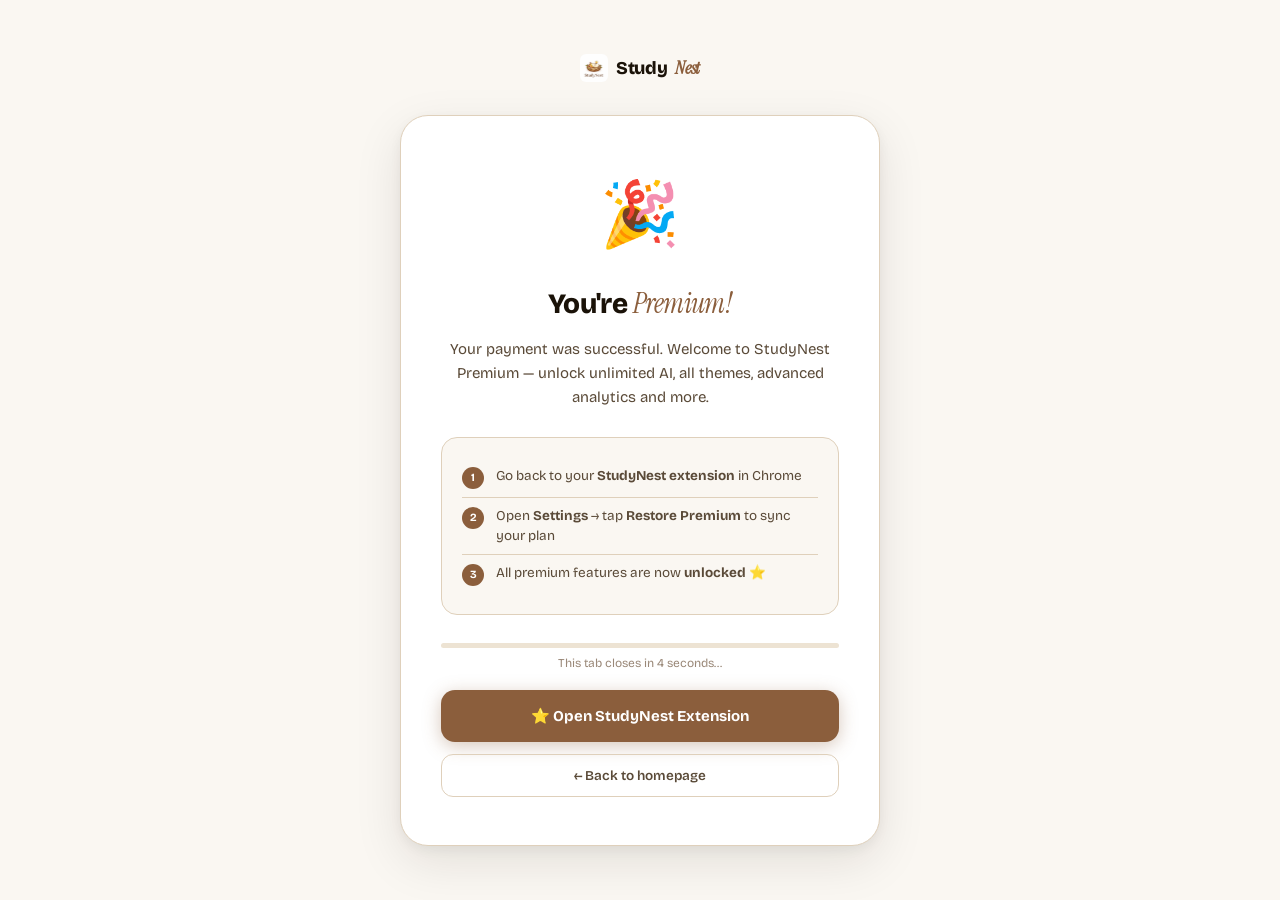
<file: payment-success.html>
<!DOCTYPE html>
<html lang="en">
<head>
  <meta charset="UTF-8" />
  <meta name="viewport" content="width=device-width, initial-scale=1.0" />
  <title>Payment Successful — StudyNest Premium</title>
  <link rel="icon" type="image/png" href="assets/icon.png" />
  <link rel="preconnect" href="https://fonts.googleapis.com" />
  <link rel="preconnect" href="https://fonts.gstatic.com" crossorigin />
  <link href="https://fonts.googleapis.com/css2?family=Bricolage+Grotesque:opsz,wght@12..96,400;12..96,500;12..96,600;12..96,700;12..96,800&family=Instrument+Serif:ital@0;1&family=DM+Sans:wght@400;500;600&display=swap" rel="stylesheet" />
  <link rel="stylesheet" href="styles.css" />
  <style>
    .status-page {
      min-height: 100vh;
      display: flex;
      flex-direction: column;
      align-items: center;
      justify-content: center;
      padding: 40px 24px;
      background: var(--cream);
      text-align: center;
    }
    .status-card {
      background: white;
      border: 1.5px solid var(--latte-d);
      border-radius: 28px;
      padding: 48px 40px;
      max-width: 480px;
      width: 100%;
      box-shadow: 0 16px 48px rgba(26,18,8,.10), 0 4px 12px rgba(26,18,8,.05);
    }
    .status-icon {
      font-size: 64px;
      margin-bottom: 16px;
      display: block;
      animation: popIn .5s cubic-bezier(.34,1.56,.64,1) both;
    }
    @keyframes popIn {
      from { transform: scale(0); opacity: 0; }
      to   { transform: scale(1); opacity: 1; }
    }
    .status-title {
      font-family: 'Bricolage Grotesque', sans-serif;
      font-size: 28px;
      font-weight: 800;
      color: var(--ink);
      letter-spacing: -.02em;
      margin-bottom: 10px;
    }
    .status-title em {
      font-family: 'Instrument Serif', Georgia, serif;
      font-style: italic;
      font-weight: 300;
      color: var(--coffee);
    }
    .status-sub {
      font-size: 15px;
      color: var(--ink-m);
      line-height: 1.6;
      margin-bottom: 28px;
    }
    .status-steps {
      background: var(--cream);
      border: 1px solid var(--latte-d);
      border-radius: 16px;
      padding: 20px;
      margin-bottom: 28px;
      text-align: left;
    }
    .status-step {
      display: flex;
      align-items: flex-start;
      gap: 12px;
      padding: 8px 0;
      border-bottom: 1px solid var(--latte-d);
      font-size: 13.5px;
      color: var(--ink-m);
      line-height: 1.5;
    }
    .status-step:last-child { border-bottom: none; }
    .step-num {
      width: 22px;
      height: 22px;
      background: var(--coffee);
      color: white;
      border-radius: 50%;
      font-size: 11px;
      font-weight: 700;
      display: flex;
      align-items: center;
      justify-content: center;
      flex-shrink: 0;
      margin-top: 1px;
    }
    .btn-success {
      display: inline-flex;
      align-items: center;
      gap: 8px;
      background: var(--coffee);
      color: white;
      font-family: 'Bricolage Grotesque', sans-serif;
      font-weight: 700;
      font-size: 15px;
      padding: 14px 28px;
      border-radius: 14px;
      border: none;
      cursor: pointer;
      text-decoration: none;
      box-shadow: 0 4px 18px rgba(139,94,60,.35);
      transition: all .22s ease;
      width: 100%;
      justify-content: center;
      margin-bottom: 12px;
    }
    .btn-success:hover {
      background: var(--coffee-d);
      transform: translateY(-2px);
      box-shadow: 0 8px 26px rgba(139,94,60,.4);
    }
    .btn-home {
      display: inline-flex;
      align-items: center;
      gap: 8px;
      background: transparent;
      color: var(--ink-m);
      font-family: 'Bricolage Grotesque', sans-serif;
      font-weight: 600;
      font-size: 13.5px;
      padding: 10px 20px;
      border-radius: 12px;
      border: 1.5px solid var(--latte-d);
      cursor: pointer;
      text-decoration: none;
      transition: all .22s ease;
      width: 100%;
      justify-content: center;
    }
    .btn-home:hover {
      border-color: var(--coffee-l);
      color: var(--coffee);
      background: var(--latte);
    }
    .confetti {
      position: fixed;
      top: 0; left: 0;
      width: 100%; height: 100%;
      pointer-events: none;
      z-index: 0;
      overflow: hidden;
    }
    .confetti-piece {
      position: absolute;
      animation: confettiFall linear forwards;
    }
    @keyframes confettiFall {
      0%   { transform: translateY(-20px) rotate(0deg); opacity: 1; }
      100% { transform: translateY(100vh) rotate(720deg); opacity: 0; }
    }
    .nav-logo {
      display: flex;
      align-items: center;
      gap: 8px;
      font-family: 'Bricolage Grotesque', sans-serif;
      font-weight: 800;
      font-size: 18px;
      color: var(--ink);
      text-decoration: none;
      margin-bottom: 32px;
    }
    .nav-logo em {
      font-family: 'Instrument Serif', serif;
      font-style: italic;
      color: var(--coffee);
    }
    .nav-icon { width: 28px; height: 28px; }
    .countdown-wrap {
      margin-bottom: 16px;
    }
    .countdown-bar-track {
      background: var(--latte);
      border-radius: 20px;
      height: 5px;
      width: 100%;
      overflow: hidden;
      margin-bottom: 6px;
    }
    .countdown-bar-fill {
      height: 100%;
      background: var(--coffee);
      border-radius: 20px;
      width: 100%;
      transition: width 1s linear;
    }
    .countdown-text {
      font-size: 12px;
      color: var(--ink-l);
      font-family: 'Bricolage Grotesque', sans-serif;
    }
  </style>
</head>
<body>

<div class="confetti" id="confetti"></div>

<div class="status-page">

  <a href="/" class="nav-logo">
    <img src="assets/icon.png" alt="StudyNest" class="nav-icon" onerror="this.style.display='none'" />
    Study<em>Nest</em>
  </a>

  <div class="status-card">
    <span class="status-icon">🎉</span>
    <div class="status-title">You're <em>Premium!</em></div>
    <p class="status-sub">
      Your payment was successful. Welcome to StudyNest Premium — unlock unlimited AI, all themes, advanced analytics and more.
    </p>

    <div class="status-steps">
      <div class="status-step">
        <div class="step-num">1</div>
        <span>Go back to your <strong>StudyNest extension</strong> in Chrome</span>
      </div>
      <div class="status-step">
        <div class="step-num">2</div>
        <span>Open <strong>Settings</strong> → tap <strong>Restore Premium</strong> to sync your plan</span>
      </div>
      <div class="status-step">
        <div class="step-num">3</div>
        <span>All premium features are now <strong>unlocked</strong> ⭐</span>
      </div>
    </div>

    <!-- Countdown bar -->
    <div class="countdown-wrap">
      <div class="countdown-bar-track">
        <div class="countdown-bar-fill" id="countdown-bar"></div>
      </div>
      <div class="countdown-text" id="countdown-text">This tab closes in 5 seconds…</div>
    </div>

    <a href="https://chrome.google.com/webstore" target="_blank" class="btn-success">
      ⭐ Open StudyNest Extension
    </a>
    <a href="/" class="btn-home">← Back to homepage</a>
  </div>

</div>

<script>
  // Confetti
  const confettiEl = document.getElementById('confetti');
  const colors = ['#8B5E3C','#C49A72','#DFD0BB','#2D9E6B','#F59E0B','#EF4444'];
  for (let i = 0; i < 60; i++) {
    const piece = document.createElement('div');
    piece.className = 'confetti-piece';
    piece.style.cssText = `
      left: ${Math.random() * 100}%;
      top: ${-Math.random() * 20}px;
      background: ${colors[Math.floor(Math.random() * colors.length)]};
      width: ${4 + Math.random() * 8}px;
      height: ${4 + Math.random() * 8}px;
      animation-duration: ${2 + Math.random() * 3}s;
      animation-delay: ${Math.random() * 2}s;
      border-radius: ${Math.random() > 0.5 ? '50%' : '2px'};
    `;
    confettiEl.appendChild(piece);
  }

  // Auto-close countdown
  let secs = 5;
  const bar  = document.getElementById('countdown-bar');
  const text = document.getElementById('countdown-text');

  // Start bar shrink after first tick
  setTimeout(() => {
    bar.style.width = '0%';
  }, 100);

  const timer = setInterval(() => {
    secs--;
    if (secs <= 0) {
      clearInterval(timer);
      text.textContent = 'Closing tab…';
      window.close();
      // Fallback if window.close() is blocked
      setTimeout(() => {
        text.textContent = 'You can close this tab now.';
      }, 500);
    } else {
      text.textContent = `This tab closes in ${secs} second${secs !== 1 ? 's' : ''}…`;
    }
  }, 1000);
</script>

</body>
</html>
</file>
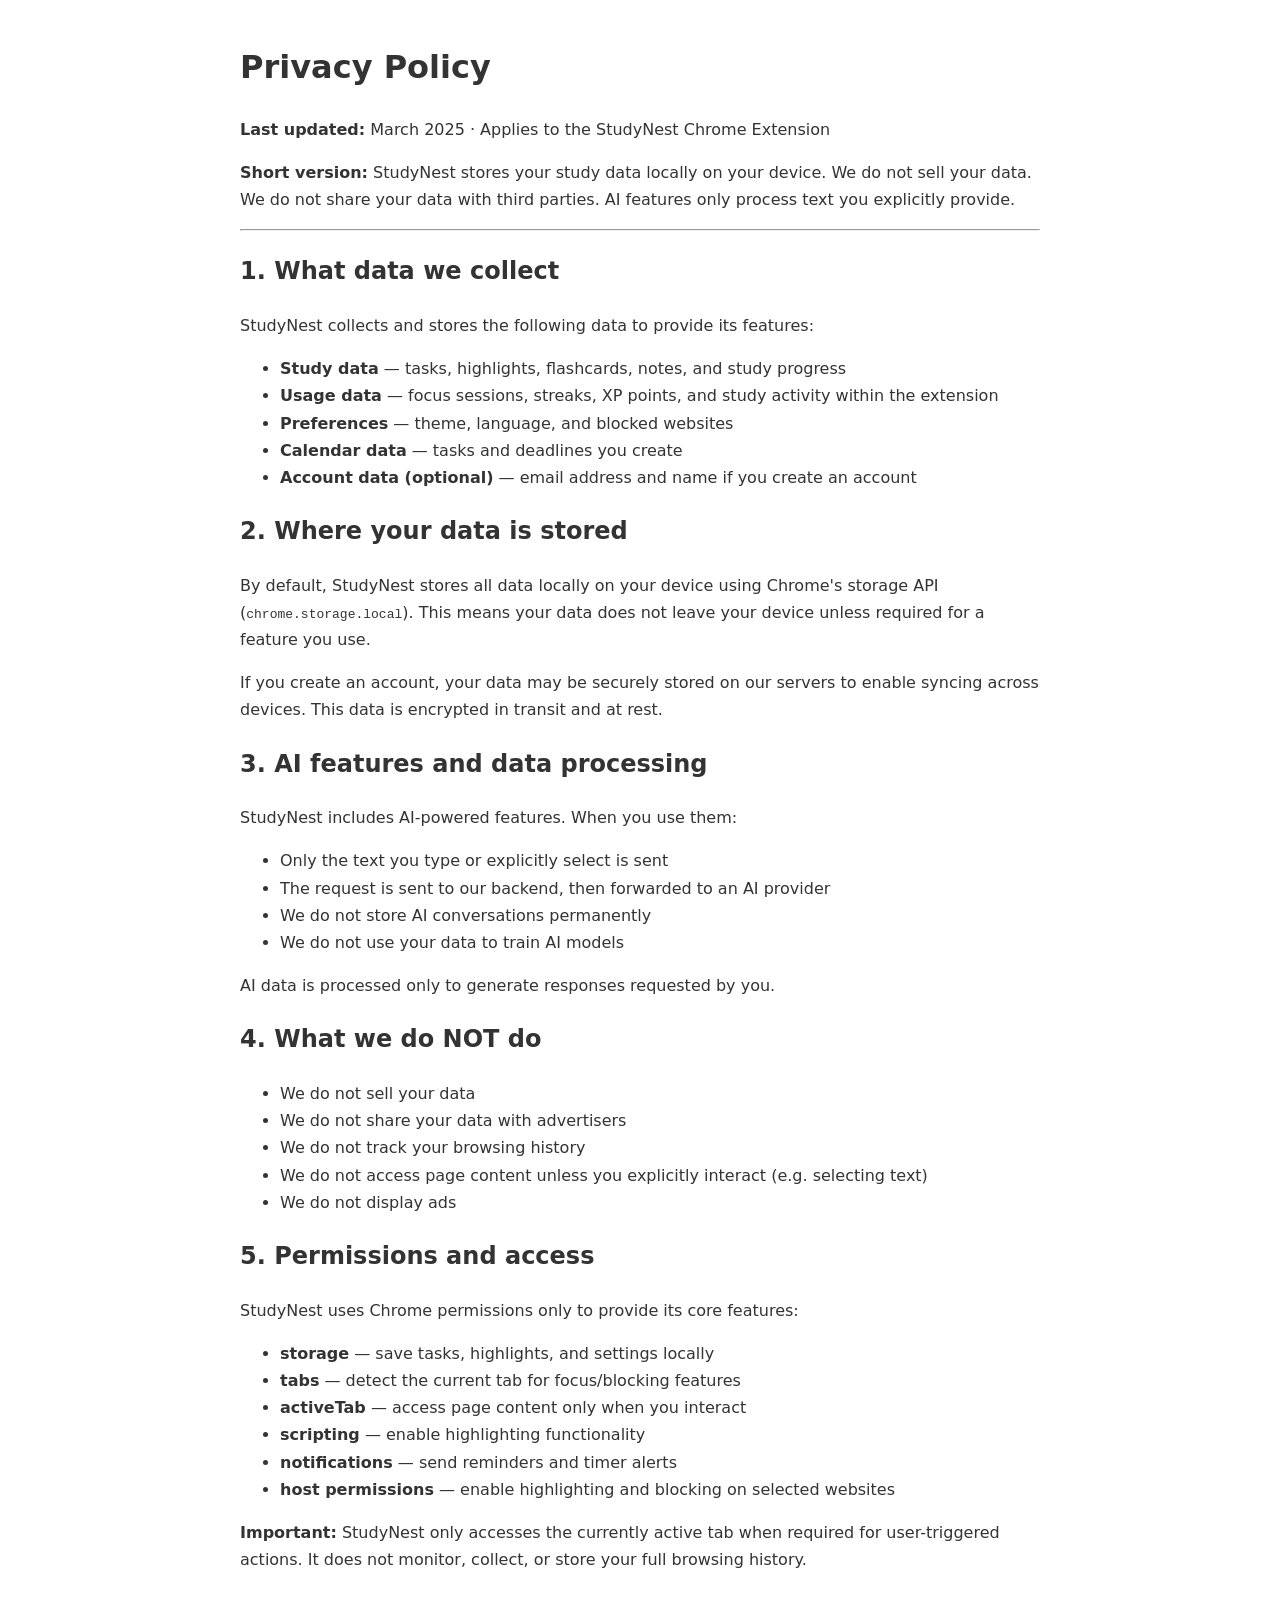
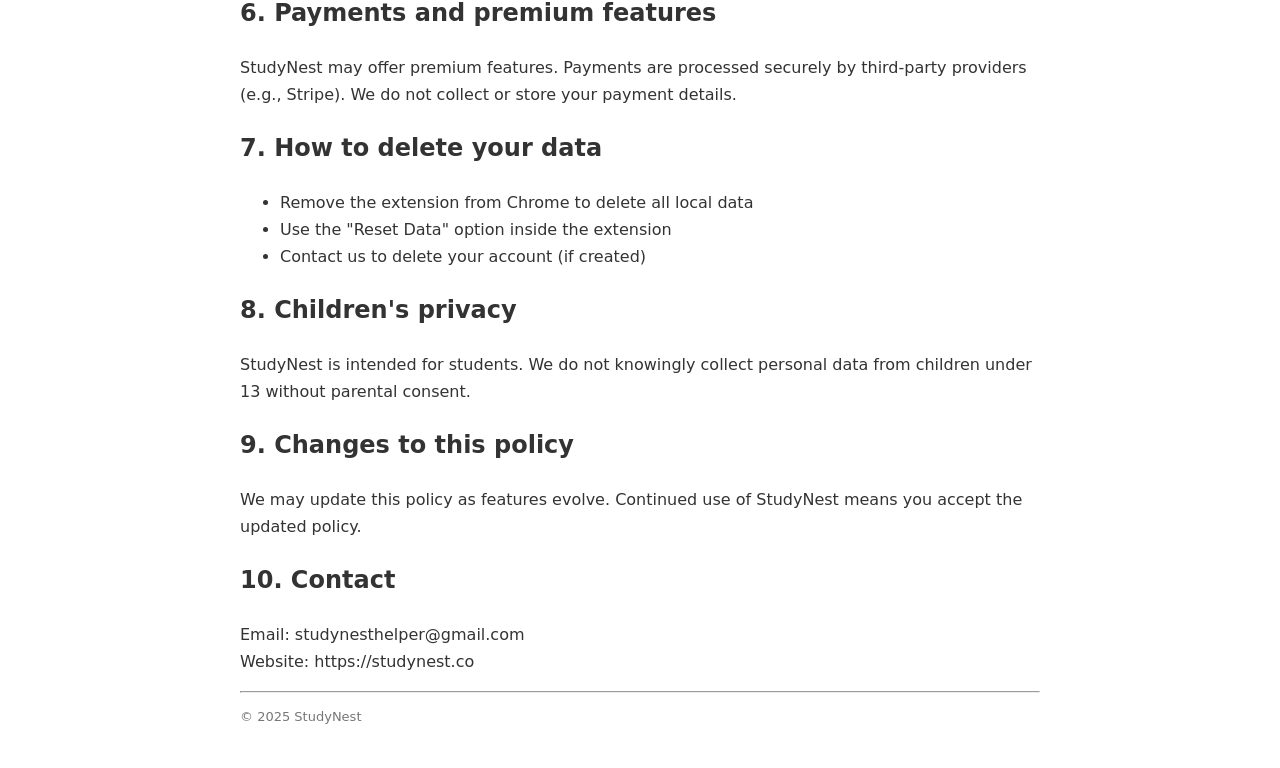
<file: privacy.html>
<!DOCTYPE html>
<html lang="en">
<head>
  <meta charset="UTF-8" />
  <meta name="viewport" content="width=device-width, initial-scale=1.0" />
  <title>Privacy Policy — StudyNest</title>
</head>
<body style="font-family: system-ui, sans-serif; max-width: 800px; margin: 40px auto; line-height: 1.7; color: #333; padding: 0 20px;">

<h1>Privacy Policy</h1>
<p><strong>Last updated:</strong> March 2025 · Applies to the StudyNest Chrome Extension</p>

<p><strong>Short version:</strong> StudyNest stores your study data locally on your device. We do not sell your data. We do not share your data with third parties. AI features only process text you explicitly provide.</p>

<hr />

<h2>1. What data we collect</h2>
<p>StudyNest collects and stores the following data to provide its features:</p>
<ul>
  <li><strong>Study data</strong> — tasks, highlights, flashcards, notes, and study progress</li>
  <li><strong>Usage data</strong> — focus sessions, streaks, XP points, and study activity within the extension</li>
  <li><strong>Preferences</strong> — theme, language, and blocked websites</li>
  <li><strong>Calendar data</strong> — tasks and deadlines you create</li>
  <li><strong>Account data (optional)</strong> — email address and name if you create an account</li>
</ul>

<h2>2. Where your data is stored</h2>
<p>By default, StudyNest stores all data locally on your device using Chrome's storage API (<code>chrome.storage.local</code>). This means your data does not leave your device unless required for a feature you use.</p>

<p>If you create an account, your data may be securely stored on our servers to enable syncing across devices. This data is encrypted in transit and at rest.</p>

<h2>3. AI features and data processing</h2>
<p>StudyNest includes AI-powered features. When you use them:</p>
<ul>
  <li>Only the text you type or explicitly select is sent</li>
  <li>The request is sent to our backend, then forwarded to an AI provider</li>
  <li>We do not store AI conversations permanently</li>
  <li>We do not use your data to train AI models</li>
</ul>

<p>AI data is processed only to generate responses requested by you.</p>

<h2>4. What we do NOT do</h2>
<ul>
  <li>We do not sell your data</li>
  <li>We do not share your data with advertisers</li>
  <li>We do not track your browsing history</li>
  <li>We do not access page content unless you explicitly interact (e.g. selecting text)</li>
  <li>We do not display ads</li>
</ul>

<h2>5. Permissions and access</h2>
<p>StudyNest uses Chrome permissions only to provide its core features:</p>
<ul>
  <li><strong>storage</strong> — save tasks, highlights, and settings locally</li>
  <li><strong>tabs</strong> — detect the current tab for focus/blocking features</li>
  <li><strong>activeTab</strong> — access page content only when you interact</li>
  <li><strong>scripting</strong> — enable highlighting functionality</li>
  <li><strong>notifications</strong> — send reminders and timer alerts</li>
  <li><strong>host permissions</strong> — enable highlighting and blocking on selected websites</li>
</ul>

<p><strong>Important:</strong> StudyNest only accesses the currently active tab when required for user-triggered actions. It does not monitor, collect, or store your full browsing history.</p>

<h2>6. Payments and premium features</h2>
<p>StudyNest may offer premium features. Payments are processed securely by third-party providers (e.g., Stripe). We do not collect or store your payment details.</p>

<h2>7. How to delete your data</h2>
<ul>
  <li>Remove the extension from Chrome to delete all local data</li>
  <li>Use the "Reset Data" option inside the extension</li>
  <li>Contact us to delete your account (if created)</li>
</ul>

<h2>8. Children's privacy</h2>
<p>StudyNest is intended for students. We do not knowingly collect personal data from children under 13 without parental consent.</p>

<h2>9. Changes to this policy</h2>
<p>We may update this policy as features evolve. Continued use of StudyNest means you accept the updated policy.</p>

<h2>10. Contact</h2>
<p>
Email: studynesthelper@gmail.com<br />
Website: https://studynest.co
</p>

<hr />
<p style="font-size: 13px; color: #777;">© 2025 StudyNest</p>

</body>
</html>
</file>
<file: styles.css>
/* ════════════════════════════════════════════════════════════
   StudyNest Landing Page — styles.css
   Aesthetic: Warm editorial · Chrome extension identity
   Fonts: Syne (display) · Fraunces (italic accent)
════════════════════════════════════════════════════════════ */

/* ── Reset & Tokens ───────────────────────────────────── */
*,*::before,*::after{box-sizing:border-box;margin:0;padding:0}
:root{
  --cream:     #FAF7F2;
  --cream-d:   #F2EDE4;
  --latte:     #EDE3D3;
  --latte-d:   #DFD0BB;
  --coffee:    #8B5E3C;
  --coffee-d:  #5C3D22;
  --coffee-l:  #C49A72;
  --ink:       #1A1208;
  --ink-m:     #5A4A38;
  --ink-l:     #9A8878;
  --green:     #2D9E6B;
  --red:       #DC2626;

  --sh-sm: 0 1px 3px rgba(26,18,8,.06),0 1px 2px rgba(26,18,8,.04);
  --sh-md: 0 4px 16px rgba(26,18,8,.09),0 1px 4px rgba(26,18,8,.04);
  --sh-lg: 0 16px 48px rgba(26,18,8,.12),0 4px 12px rgba(26,18,8,.05);
  --sh-xl: 0 32px 80px rgba(26,18,8,.16),0 8px 24px rgba(26,18,8,.08);

  --r-sm:6px;--r-md:12px;--r-lg:20px;--r-xl:28px;
  --fs:'Bricolage Grotesque',system-ui,sans-serif;
  --ff:'Instrument Serif',Georgia,serif;
  --t:.22s cubic-bezier(.4,0,.2,1);
}
html{scroll-behavior:smooth;-webkit-font-smoothing:antialiased}
body{background:var(--cream);color:var(--ink);font-family:var(--fs);font-size:16px;line-height:1.6;overflow-x:hidden}
img{max-width:100%;height:auto;display:block}
a{color:inherit;text-decoration:none}
.container{width:100%;max-width:1160px;margin:0 auto;padding:0 24px}

/* ── Typography helpers ──────────────────────────────── */
.section-eye{
  display:inline-block;font-size:11px;font-weight:700;letter-spacing:1.4px;
  text-transform:uppercase;color:var(--coffee);background:var(--latte);
  border:1px solid var(--coffee-l);border-radius:20px;padding:4px 14px;margin-bottom:18px;
}
.section-h2{
  font-family:var(--fs);font-size:clamp(2rem,4vw,3.1rem);font-weight:800;
  line-height:1.1;letter-spacing:-0.025em;color:var(--ink);margin-bottom:16px;
}
.section-h2 em{font-family:var(--ff);font-style:italic;font-weight:300;color:var(--coffee)}
.section-sub{font-size:1.05rem;color:var(--ink-m);max-width:560px;line-height:1.7}

/* ── Reveal animations ───────────────────────────────── */
.reveal{opacity:0;transform:translateY(24px);transition:opacity .6s ease,transform .6s ease}
.reveal.visible{opacity:1;transform:translateY(0)}
.reveal-d1{transition-delay:.1s}.reveal-d2{transition-delay:.2s}
.reveal-d3{transition-delay:.3s}.reveal-d4{transition-delay:.4s}

/* ── Buttons ─────────────────────────────────────────── */
.btn{display:inline-flex;align-items:center;gap:8px;font-family:var(--fs);font-weight:700;border:none;border-radius:var(--r-md);cursor:pointer;transition:all var(--t);text-decoration:none;white-space:nowrap}
.btn-primary{background:var(--coffee);color:white;padding:13px 26px;font-size:14.5px;box-shadow:0 4px 18px rgba(139,94,60,.35)}
.btn-primary:hover{background:var(--coffee-d);transform:translateY(-2px);box-shadow:0 8px 26px rgba(139,94,60,.4)}
.btn-primary:active{transform:translateY(0)}
.btn-lg{padding:16px 34px;font-size:15.5px;border-radius:var(--r-lg)}
.btn-xl{padding:18px 42px;font-size:17px;border-radius:var(--r-lg)}
.btn-ghost{background:transparent;color:var(--ink);border:2px solid var(--latte-d);padding:14px 26px;font-size:14.5px}
.btn-ghost:hover{background:var(--latte);border-color:var(--coffee-l)}
.btn-outline{background:transparent;color:var(--coffee);border:2px solid var(--coffee-l);padding:13px 26px;font-size:14.5px}
.btn-outline:hover{background:var(--latte);border-color:var(--coffee)}
.btn-nav{background:var(--coffee);color:white;padding:9px 18px;font-size:13.5px;border-radius:var(--r-md)}
.btn-nav:hover{background:var(--coffee-d)}

/* ════════════════════════════════════════════════
   NAV
════════════════════════════════════════════════ */
.nav{position:fixed;top:0;left:0;right:0;z-index:1000;padding:14px 0;transition:background var(--t),box-shadow var(--t)}
.nav.scrolled{background:rgba(250,247,242,.93);backdrop-filter:blur(16px);box-shadow:0 1px 0 rgba(139,94,60,.12),var(--sh-sm)}
.nav-inner{max-width:1160px;margin:0 auto;padding:0 24px;display:flex;align-items:center;gap:28px}
.nav-logo{display:flex;align-items:center;gap:8px;font-family:var(--fs);font-size:20px;font-weight:800;letter-spacing:-0.02em;color:var(--ink);flex-shrink:0}
.nav-logo em{font-style:normal;color:var(--coffee)}
.nav-icon{width:26px;height:26px;border-radius:6px}
.nav-links{display:flex;align-items:center;gap:26px;flex:1}
.nav-links a{font-size:13.5px;font-weight:600;color:var(--ink-m);transition:color var(--t)}
.nav-links a:hover{color:var(--coffee)}

/* ════════════════════════════════════════════════
   HERO
════════════════════════════════════════════════ */
.hero{position:relative;min-height:100vh;display:flex;align-items:center;padding:130px 0 80px;overflow:hidden}
.hero-bg{position:absolute;inset:0;pointer-events:none;z-index:0}
.h-orb{position:absolute;border-radius:50%;filter:blur(80px);opacity:.55}
.h-orb-1{width:550px;height:550px;top:-80px;right:-80px;background:radial-gradient(circle,#F5D5B8,transparent 70%)}
.h-orb-2{width:380px;height:380px;bottom:-40px;left:-60px;background:radial-gradient(circle,#DFD0BB,transparent 70%)}
.h-grid{position:absolute;inset:0;background-image:linear-gradient(rgba(139,94,60,.04) 1px,transparent 1px),linear-gradient(90deg,rgba(139,94,60,.04) 1px,transparent 1px);background-size:44px 44px;mask-image:radial-gradient(ellipse 80% 70% at 50% 40%,black 40%,transparent 100%)}

.hero-inner{position:relative;z-index:1;display:grid;grid-template-columns:1fr 1fr;gap:64px;align-items:center}
.hero-copy{display:flex;flex-direction:column;align-items:flex-start}

.hero-chrome-badge{display:inline-flex;align-items:center;gap:8px;background:white;border:1.5px solid var(--latte);border-radius:24px;padding:7px 16px;font-size:12.5px;font-weight:600;color:var(--ink-m);margin-bottom:24px;box-shadow:var(--sh-sm)}
.badge-dot{width:8px;height:8px;border-radius:50%;background:var(--green);animation:pulse 2s infinite}
@keyframes pulse{0%,100%{opacity:1;transform:scale(1)}50%{opacity:.6;transform:scale(1.3)}}

.hero-h1{font-family:var(--fs);font-size:clamp(2.6rem,5vw,4.4rem);font-weight:800;line-height:1.05;letter-spacing:-0.02em;color:var(--ink);margin-bottom:20px}
.hero-h1 em{font-family:var(--ff);font-style:italic;font-weight:400;color:var(--coffee);font-size:1.08em}
.hero-sub{font-size:1.05rem;color:var(--ink-m);max-width:480px;margin-bottom:36px;line-height:1.7}

.hero-btns{display:flex;align-items:center;gap:14px;flex-wrap:wrap;margin-bottom:36px}

.hero-social{display:flex;align-items:center;gap:12px}
.social-avs{display:flex}
.sav{width:32px;height:32px;border-radius:50%;color:white;font-size:12px;font-weight:700;display:flex;align-items:center;justify-content:center;border:2px solid white;margin-left:-8px;flex-shrink:0}
.sav:first-child{margin-left:0}
.hero-social>div{font-size:13px;font-weight:600;color:var(--ink-m)}
.social-stars{font-size:12px;color:var(--ink-l);margin-top:2px}

/* ── Browser/popup mockup ────────────────────────────── */
.hero-visual{position:relative;padding-top:20px}
.browser-wrap{background:white;border-radius:var(--r-xl);box-shadow:var(--sh-xl),0 0 0 1px rgba(139,94,60,.08);overflow:visible;border:1.5px solid rgba(139,94,60,.1)}
.browser-top{display:flex;align-items:center;gap:10px;padding:12px 16px;background:var(--cream-d);border-bottom:1px solid var(--latte)}
.b-dots{display:flex;gap:5px}
.b-dots span{width:10px;height:10px;border-radius:50%}
.b-dots span:nth-child(1){background:#FF5F57}
.b-dots span:nth-child(2){background:#FFBD2E}
.b-dots span:nth-child(3){background:#28CA41}
.b-url{flex:1;display:flex;align-items:center;gap:6px;background:white;border:1px solid var(--latte);border-radius:8px;padding:4px 10px;font-size:11px;color:var(--ink-l);font-weight:500;max-width:260px;margin:0 auto}
.b-ext{display:flex;align-items:center;gap:4px}

/* browser-body height set below */

/* Fake page lines */
.fake-page{padding:20px 18px;position:absolute;inset:0;z-index:0}
.fl{height:9px;background:#E8E0D5;border-radius:5px;margin-bottom:6px}
.hl-y{background:rgba(255,214,0,.45)}
.hl-b{background:rgba(0,122,255,.2)}

/* ════ StudyNest Side Panel (matches real app) ════ */

/* Panel container — sits flush right like a real browser side panel */
.sn-panel{
  position:absolute;top:0;right:0;width:260px;height:100%;
  background:var(--cream);
  border-left:1px solid var(--latte);
  display:flex;flex-direction:column;
  font-size:11px;
  box-shadow:-4px 0 24px rgba(26,18,8,.08);
  z-index:10;
  overflow:hidden;
}

/* Top bar */
.sn-topbar{
  display:flex;align-items:center;justify-content:space-between;
  padding:8px 10px;
  background:var(--cream-d);
  border-bottom:1px solid var(--latte);
  flex-shrink:0;
}
.sn-topbar-left{display:flex;align-items:center;gap:5px}
.sn-tb-icon{width:16px;height:16px;border-radius:3px}
.sn-tb-title{font-weight:800;font-size:12px;color:var(--ink);font-family:var(--fs);letter-spacing:-.01em}
.sn-greeting{font-size:9px;color:var(--ink-l);font-weight:500}

/* Level bar */
.sn-level-bar{
  display:flex;align-items:center;gap:5px;
  padding:6px 10px;
  background:white;
  border-bottom:1px solid var(--latte);
  flex-shrink:0;
}
.sn-lv-icon{font-size:12px}
.sn-lv-info{display:flex;flex-direction:column;flex-shrink:0}
.sn-lv-title{font-size:9px;font-weight:700;color:var(--coffee)}
.sn-lv-xp{font-size:8px;color:var(--ink-l)}
.sn-lv-track{flex:1;height:5px;background:var(--latte);border-radius:4px;overflow:hidden}
.sn-lv-fill{height:100%;background:linear-gradient(90deg,var(--coffee-l),var(--coffee));border-radius:4px}

/* Slide content */
.sn-content{flex:1;overflow-y:auto;overflow-x:hidden;position:relative}
.sn-content::-webkit-scrollbar{width:2px}
.sn-content::-webkit-scrollbar-thumb{background:var(--latte-d)}
.ps{display:none;flex-direction:column;padding:10px;gap:7px;animation:psIn .18s ease}
.ps.active{display:flex}
@keyframes psIn{from{opacity:0;transform:translateX(10px)}to{opacity:1;transform:none}}

/* View header (Back button + title) */
.sn-view-header{display:flex;align-items:center;gap:8px;margin-bottom:2px}
.sn-view-header span{font-size:11.5px;font-weight:700;color:var(--ink)}
.sn-back-btn{
  background:none;border:none;font-size:10px;color:var(--ink-l);
  cursor:pointer;padding:2px 5px;border-radius:5px;font-family:var(--fs);
  flex-shrink:0;transition:background var(--t),color var(--t);
}
.sn-back-btn:hover{background:var(--latte);color:var(--coffee)}

/* Dashboard grid — 2×3 like real app */
.sn-dash-grid{
  display:grid;grid-template-columns:1fr 1fr;
  gap:6px;margin-top:4px;
}
.sn-dash-card{
  background:white;border:1.5px solid var(--latte);border-radius:10px;
  padding:10px 8px;display:flex;flex-direction:column;align-items:center;
  gap:4px;cursor:pointer;transition:all var(--t);font-family:var(--fs);
  border:none;
  box-shadow:var(--sh-sm);
}
.sn-dash-card:hover{background:var(--latte);transform:translateY(-2px);box-shadow:var(--sh-md)}
.sn-dc-icon{font-size:20px;line-height:1}
.sn-dc-name{font-size:9.5px;font-weight:700;color:var(--ink-m)}
.sn-dc-wide{grid-column:span 2;flex-direction:row;justify-content:center;gap:7px;padding:9px}

/* Search */
.ps-search input{
  width:100%;padding:6px 9px;
  border:1.5px solid var(--latte);border-radius:8px;
  font-size:10px;outline:none;background:white;
  color:var(--ink-m);font-family:var(--fs);
}

/* Folder chips */
.ps-folders{display:flex;gap:4px;flex-wrap:wrap}
.fc{
  font-size:9px;font-weight:600;background:white;
  border:1.5px solid var(--latte);border-radius:12px;
  padding:2px 7px;cursor:pointer;color:var(--ink-m);
  transition:all var(--t);
}
.fc.active{background:var(--coffee);border-color:var(--coffee);color:white}

/* Highlight list */
.ps-hl-list{display:flex;flex-direction:column;gap:4px}
.hl-row{
  display:flex;gap:6px;align-items:flex-start;
  padding:6px 7px;background:white;
  border:1px solid var(--latte);border-radius:8px;
}
.hd{width:8px;height:8px;border-radius:50%;flex-shrink:0;margin-top:3px}
.hd-y{background:#FFD600}.hd-b{background:#007AFF}.hd-g{background:#34C759}
.hl-row p{font-size:9.5px;color:var(--ink);margin-bottom:2px;line-height:1.35}
.hl-row small{font-size:8.5px;color:var(--ink-l)}

/* Focus ring */
.ps-focus-ring{position:relative;width:110px;height:110px;margin:4px auto}
.focus-inner-text{position:absolute;inset:0;display:flex;flex-direction:column;align-items:center;justify-content:center}
.fi-time{font-size:22px;font-weight:800;color:var(--coffee);line-height:1;font-family:var(--fs)}
.fi-lbl{font-size:9px;color:var(--ink-l)}

/* Focus chips */
.focus-chips{display:flex;gap:5px;justify-content:center}
.focus-chip{
  font-size:9.5px;font-weight:700;padding:3px 10px;
  border-radius:10px;border:1.5px solid var(--latte-d);
  background:white;color:var(--ink-m);cursor:pointer;
}
.focus-chip-active{background:var(--coffee);border-color:var(--coffee);color:white}

/* Blocked sites */
.ps-blocked{display:flex;flex-direction:column;gap:4px}
.bl-row{
  display:flex;align-items:center;justify-content:space-between;
  background:#FEF2F2;border:1px solid #FECACA;border-radius:7px;
  padding:5px 8px;font-size:9.5px;font-weight:600;color:#B91C1C;
}
.bl-save{color:var(--green);font-size:8.5px}

/* AI chat */
.ps-chat{
  display:flex;flex-direction:column;gap:5px;
  max-height:130px;overflow-y:auto;
}
.cm{border-radius:10px;padding:5px 8px;font-size:9.5px;line-height:1.45;max-width:90%}
.cm-bot{background:white;border:1px solid var(--latte);color:var(--ink-m);border-radius:3px 10px 10px 10px;align-self:flex-start}
.cm-user{background:var(--coffee);color:white;border-radius:10px 10px 3px 10px;align-self:flex-end}
.cm-ok{background:#F0FDF4;border-color:#86EFAC;color:var(--green)}
.ps-chat-input{display:flex;gap:4px}
.ps-chat-input input{
  flex:1;padding:5px 8px;border:1.5px solid var(--latte);
  border-radius:7px;font-size:9.5px;outline:none;
  background:white;font-family:var(--fs);
}
.ps-chat-input button{
  padding:5px 10px;background:var(--coffee);color:white;
  border:none;border-radius:7px;cursor:pointer;font-size:11px;
}

/* Flashcards subjects */
.sn-fc-subject{display:flex;flex-direction:column;gap:5px}
.sn-fc-subj-row{
  display:flex;align-items:center;gap:6px;
  background:white;border:1px solid var(--latte);
  border-radius:8px;padding:7px 9px;
}
.sn-subj-dot{width:8px;height:8px;border-radius:50%;flex-shrink:0}
.sn-fc-subj-row strong{font-size:10px;color:var(--ink);flex:1}
.sn-subj-count{font-size:8.5px;color:var(--ink-l)}
.sn-study-btn{
  font-size:9px;font-weight:700;color:var(--coffee);
  background:var(--latte);border:none;border-radius:6px;
  padding:3px 8px;cursor:pointer;font-family:var(--fs);
}
.sn-add-btn{
  width:100%;padding:8px;background:var(--coffee);color:white;
  border:none;border-radius:9px;font-size:10px;font-weight:700;
  cursor:pointer;font-family:var(--fs);
}

/* Pomodoro status pills */
.pomo-status{display:flex;gap:5px;justify-content:center;flex-wrap:wrap}
.pomo-pill{
  font-size:9px;font-weight:600;padding:3px 9px;
  border-radius:12px;background:white;border:1.5px solid var(--latte-d);
  color:var(--ink-m);
}
.pomo-pill.active{background:var(--coffee);border-color:var(--coffee);color:white}

/* Progress stats + bars */
.ps-prog-stats{display:grid;grid-template-columns:repeat(3,1fr);gap:5px;margin-bottom:4px}
.pg-s{text-align:center;background:white;border:1px solid var(--latte);border-radius:8px;padding:7px 4px}
.pg-v{font-size:15px;font-weight:800;color:var(--coffee);line-height:1;font-family:var(--fs)}
.pg-l{font-size:8px;color:var(--ink-l);margin-top:2px}
.ps-prog-bars{display:flex;flex-direction:column;gap:5px}
.pb-row{display:flex;align-items:center;gap:5px;font-size:9px}
.pb-row span:first-child{width:36px;color:var(--ink-m);font-weight:600;flex-shrink:0}
.pb-row span:last-child{width:24px;color:var(--ink-l);text-align:right;flex-shrink:0}
.pb{flex:1;height:6px;background:var(--latte);border-radius:4px;overflow:hidden}
.pbf{height:100%;border-radius:4px}

/* Bottom dock nav — matches real app */
.sn-dock{
  display:flex;border-top:1px solid var(--latte);
  background:var(--cream-d);flex-shrink:0;
}
.sn-dock-btn{
  flex:1;display:flex;flex-direction:column;align-items:center;
  gap:2px;padding:7px 4px;background:none;border:none;
  cursor:pointer;font-size:14px;transition:background var(--t);
  font-family:var(--fs);
}
.sn-dock-btn:hover{background:var(--latte)}
.sn-dock-btn.active .sn-dock-lbl{color:var(--coffee)}
.sn-dock-lbl{font-size:8px;font-weight:600;color:var(--ink-l)}
.sn-dock-btn.active .sn-dock-lbl{color:var(--coffee);font-weight:700}

/* Popup dots row (hidden now — using dock) */
.popup-dot-row{display:none}

/* Float badges */
.float-tag{position:absolute;background:white;border:1.5px solid var(--latte);border-radius:20px;padding:8px 14px;font-size:11.5px;font-weight:600;color:var(--ink-m);box-shadow:0 4px 20px rgba(26,18,8,.12);white-space:nowrap;z-index:20}
.ft-1{top:-16px;right:20px;left:auto}
.ft-2{bottom:40px;left:-20px}

/* ════════════════════════════════════════════════
   INSTALL STRIP
════════════════════════════════════════════════ */
.install-strip{background:var(--coffee);padding:18px 0}
.install-strip-inner{display:flex;align-items:center;gap:16px;flex-wrap:wrap}
.is-step{display:flex;align-items:center;gap:8px;font-size:14px;font-weight:600;color:rgba(255,255,255,.85)}
.is-num{width:24px;height:24px;border-radius:50%;background:rgba(255,255,255,.2);color:white;font-size:12px;font-weight:700;display:flex;align-items:center;justify-content:center;flex-shrink:0}
.is-step strong{color:white}
.is-arrow{color:rgba(255,255,255,.4);font-size:18px}

/* ════════════════════════════════════════════════
   SCREENSHOTS
════════════════════════════════════════════════ */
.ss-section{padding:100px 0;background:var(--cream-d)}

.ss-wrap{background:white;border:1.5px solid var(--latte-d);border-radius:var(--r-xl);overflow:hidden;box-shadow:var(--sh-lg)}

/* Tab row */
.ss-tab-row{display:flex;overflow-x:auto;scrollbar-width:none;background:var(--cream);border-bottom:1.5px solid var(--latte)}
.ss-tab-row::-webkit-scrollbar{display:none}
.ss-tab{padding:14px 20px;font-size:13px;font-weight:700;color:var(--ink-l);cursor:pointer;white-space:nowrap;border:none;border-bottom:2.5px solid transparent;background:none;font-family:var(--fs);transition:all var(--t)}
.ss-tab:hover{color:var(--coffee);background:var(--cream-d)}
.ss-tab.active{color:var(--coffee);border-bottom-color:var(--coffee);background:white}

/* Stage */
.ss-stage{position:relative}
.ss-slide{display:none;flex-direction:column;gap:0}
.ss-slide.active{display:flex;animation:ssIn .3s ease}
@keyframes ssIn{from{opacity:0;transform:translateX(12px)}to{opacity:1;transform:none}}

/* Screenshot image area */
.ss-img-wrap{position:relative;background:var(--cream-d);width:100%;display:flex;align-items:center;justify-content:center;padding:0;border-right:none;overflow:hidden}
.ss-img-wrap img{width:100%;height:auto;aspect-ratio:16/9;object-fit:cover;object-position:top;display:block;border-radius:0}
.ss-ph{display:none;flex-direction:column;align-items:center;justify-content:center;text-align:center;gap:10px;width:100%;aspect-ratio:16/9;background:var(--cream-d);position:relative}
.ss-img-wrap.ss-placeholder .ss-ph{display:flex}
.ss-img-wrap.ss-placeholder img{display:none}
.ss-ph-icon{font-size:3rem;line-height:1}
.ss-ph-name{font-size:12px;font-weight:600;color:var(--ink-m);background:var(--latte);border-radius:8px;padding:6px 12px;font-family:monospace}
.ss-ph-hint{font-size:11px;color:var(--ink-l)}

/* Caption */
.ss-info{display:none}
.ss-info h3{font-family:var(--fs);font-size:1.7rem;font-weight:800;letter-spacing:-0.02em;color:var(--ink);margin-bottom:12px;line-height:1.15}
.ss-info p{font-size:15px;color:var(--ink-m);line-height:1.7}

/* Nav */
.ss-nav{display:flex;align-items:center;justify-content:center;gap:16px;padding:20px;border-top:1px solid var(--latte)}
.ss-arr{width:38px;height:38px;border-radius:50%;border:1.5px solid var(--latte-d);background:white;font-size:18px;cursor:pointer;color:var(--ink-m);display:flex;align-items:center;justify-content:center;transition:all var(--t);font-family:var(--fs)}
.ss-arr:hover{background:var(--coffee);color:white;border-color:var(--coffee)}
.ss-dots-row{display:flex;gap:5px}
.sd{width:7px;height:7px;border-radius:50%;background:var(--latte-d);border:none;cursor:pointer;transition:all var(--t);padding:0}
.sd.active{background:var(--coffee);width:20px;border-radius:4px}

/* ════════════════════════════════════════════════
   IMAGE GUIDE
════════════════════════════════════════════════ */
.img-guide{padding:64px 0;background:var(--cream)}
.ig-box{background:white;border:1.5px solid var(--latte-d);border-radius:var(--r-xl);overflow:hidden;box-shadow:var(--sh-md)}
.ig-header{display:flex;align-items:center;gap:16px;padding:24px 32px;background:linear-gradient(135deg,#FFF8F0,#FFF3E8);border-bottom:1.5px solid var(--latte)}
.ig-icon{font-size:2.5rem;line-height:1;flex-shrink:0}
.ig-header h3{font-family:var(--fs);font-size:1.2rem;font-weight:700;color:var(--ink);margin-bottom:4px}
.ig-header p{font-size:13px;color:var(--ink-m)}

.ig-grid{display:grid;grid-template-columns:repeat(4,1fr);gap:0}
.ig-card{padding:24px 22px;border-right:1px solid var(--latte);border-top:1px solid var(--latte)}
.ig-card:last-child{border-right:none}
.ig-card-num{width:28px;height:28px;border-radius:50%;background:var(--coffee);color:white;font-size:13px;font-weight:700;display:flex;align-items:center;justify-content:center;margin-bottom:12px;font-family:var(--fs)}
.ig-card h4{font-size:13.5px;font-weight:700;color:var(--ink);margin-bottom:8px}
.ig-card p{font-size:12.5px;color:var(--ink-m);line-height:1.6;margin-bottom:8px}
.ig-path{font-size:11px;background:var(--cream-d);border:1px solid var(--latte-d);border-radius:6px;padding:4px 10px;margin-bottom:10px;font-family:monospace;color:var(--coffee)}
.ig-tip{font-size:11.5px;color:var(--ink-m);background:var(--latte);border-radius:7px;padding:7px 10px;line-height:1.5}
.ig-filelist{list-style:none;display:flex;flex-direction:column;gap:3px}
.ig-filelist li code{font-size:11px;background:var(--cream-d);border:1px solid var(--latte-d);border-radius:5px;padding:2px 7px;color:var(--coffee)}
.ig-steps{padding-left:14px;font-size:12px;color:var(--ink-m);line-height:1.8}
kbd{background:var(--latte);border:1px solid var(--latte-d);border-radius:4px;padding:1px 6px;font-family:monospace;font-size:11px}

/* File tree */
.ig-tree{background:var(--cream-d);border:1px solid var(--latte-d);border-radius:8px;padding:10px 12px;font-family:monospace;font-size:11px;display:flex;flex-direction:column;gap:2px}
.tree-line{color:var(--ink-m)}
.tree-indent{padding-left:14px}.tree-indent-2{padding-left:28px}.tree-indent-3{padding-left:42px}

/* ════════════════════════════════════════════════
   FEATURES
════════════════════════════════════════════════ */
.features{padding:100px 0}
.feat-grid{display:grid;grid-template-columns:repeat(3,1fr);gap:20px;margin-top:48px}
.feat{background:white;border:1.5px solid var(--latte);border-radius:var(--r-lg);padding:28px 24px;transition:box-shadow var(--t),transform var(--t),border-color var(--t)}
.feat:hover{box-shadow:var(--sh-lg);transform:translateY(-4px);border-color:var(--coffee-l)}
.feat-icon{font-size:2rem;margin-bottom:12px;line-height:1}
.feat h3{font-family:var(--fs);font-size:1.1rem;font-weight:800;letter-spacing:-0.01em;color:var(--ink);margin-bottom:8px}
.feat p{font-size:13.5px;color:var(--ink-m);line-height:1.7}

/* ════════════════════════════════════════════════
   REVIEWS
════════════════════════════════════════════════ */
.reviews{padding:100px 0;background:var(--cream-d)}
.reviews-grid{display:grid;grid-template-columns:repeat(3,1fr);gap:18px;margin-top:48px}
.rv{background:white;border:1.5px solid var(--latte);border-radius:var(--r-lg);padding:24px;transition:box-shadow var(--t),transform var(--t)}
.rv:hover{box-shadow:var(--sh-lg);transform:translateY(-3px)}
.rv-stars{color:#F59E0B;font-size:13px;letter-spacing:2px;margin-bottom:12px}
.rv p{font-size:13.5px;color:var(--ink-m);line-height:1.7;margin-bottom:18px;font-style:italic}
.rv footer{display:flex;align-items:center;gap:10px}
.rv-av{width:36px;height:36px;border-radius:50%;color:white;font-size:12px;font-weight:700;display:flex;align-items:center;justify-content:center;flex-shrink:0}
.rv footer strong{display:block;font-size:13px;color:var(--ink)}
.rv footer span{font-size:11px;color:var(--ink-l)}

/* ════════════════════════════════════════════════
   PRICING
════════════════════════════════════════════════ */
.pricing{padding:100px 0}
.price-grid{display:grid;grid-template-columns:1fr 1fr;gap:24px;margin-top:48px;max-width:800px;margin-left:auto;margin-right:auto}
.price-card{background:white;border:1.5px solid var(--latte-d);border-radius:var(--r-xl);padding:36px 32px}
.price-featured{border-color:var(--coffee);box-shadow:var(--sh-lg);position:relative}
.pc-badge{display:inline-block;background:var(--coffee);color:white;font-size:10.5px;font-weight:700;letter-spacing:.7px;text-transform:uppercase;border-radius:10px;padding:3px 12px;margin-bottom:16px}
.pc-name{font-family:var(--fs);font-size:1.4rem;font-weight:800;color:var(--ink);margin-bottom:10px}
.pc-price{display:flex;align-items:flex-start;gap:2px;margin-bottom:8px}
.pc-amt{font-size:3rem;font-weight:800;color:var(--ink);line-height:1}
.pc-per{font-size:1rem;color:var(--ink-m);margin-top:14px}
.price-card>p{font-size:14px;color:var(--ink-m);margin-bottom:20px;line-height:1.5}
.price-card ul{list-style:none;display:flex;flex-direction:column;gap:9px;margin-bottom:28px}
.price-card li{font-size:13.5px;color:var(--ink-m);display:flex;align-items:center;gap:8px}
.pc-note{font-size:12px;color:var(--ink-l);text-align:center;margin-top:10px}

/* ════════════════════════════════════════════════
   FINAL CTA
════════════════════════════════════════════════ */
.final-cta{position:relative;overflow:hidden;padding:120px 0;background:var(--cream-d);text-align:center}
.fc-glow-1,.fc-glow-2{position:absolute;border-radius:50%;filter:blur(80px);pointer-events:none}
.fc-glow-1{width:500px;height:500px;top:-120px;right:-80px;background:radial-gradient(circle,#F5D5B8,transparent 70%);opacity:.6}
.fc-glow-2{width:400px;height:400px;bottom:-80px;left:-60px;background:radial-gradient(circle,#DFD0BB,transparent 70%);opacity:.5}
.fc-inner{position:relative;z-index:1}
.fc-icon{margin:0 auto 24px}
.fc-h2{font-family:var(--fs);font-size:clamp(2.2rem,4.5vw,3.6rem);font-weight:800;letter-spacing:-0.025em;color:var(--ink);margin-bottom:18px;line-height:1.1}
.fc-h2 em{font-family:var(--ff);font-style:italic;font-weight:300;color:var(--coffee)}
.fc-sub{font-size:1.05rem;color:var(--ink-m);margin-bottom:36px;line-height:1.7}
.fc-note{font-size:13px;color:var(--ink-l);margin-top:16px}

/* ════════════════════════════════════════════════
   FOOTER
════════════════════════════════════════════════ */
.footer{padding:36px 0;border-top:1px solid var(--latte);background:var(--cream)}
.footer-inner{display:flex;align-items:center;gap:28px;flex-wrap:wrap}
.foot-logo{display:flex;align-items:center;gap:8px;font-weight:700;font-size:16px;color:var(--ink-m)}
.foot-links{display:flex;gap:22px;flex:1;flex-wrap:wrap}
.foot-links a{font-size:13px;color:var(--ink-l);transition:color var(--t)}
.foot-links a:hover{color:var(--coffee)}
.foot-copy{font-size:12px;color:var(--ink-l);margin-left:auto}

/* Sticky bar */
.sticky-bar{display:none;position:fixed;bottom:0;left:0;right:0;z-index:900;padding:12px 20px;background:rgba(250,247,242,.95);backdrop-filter:blur(12px);border-top:1px solid var(--latte);box-shadow:0 -4px 20px rgba(26,18,8,.08)}
.sticky-bar{align-items:center;gap:12px}
.sticky-bar span{font-size:13px;font-weight:600;color:var(--ink-m);flex:1}


/* ── Hero description line (Task 1) ──────────────────── */
.hero-desc{
  font-size:.95rem;color:var(--ink-l);max-width:460px;
  margin-top:-22px;margin-bottom:36px;line-height:1.65;
}

/* ── Hero trust line below CTA (Task 4) ──────────────── */
.hero-trust{
  font-size:12.5px;font-weight:600;color:var(--ink-l);
  display:flex;align-items:center;gap:6px;
  margin-top:-20px;
}

/* ── AI Powered row in popup (Task 3) ────────────────── */
.ai-powered-row{
  display:flex;align-items:center;gap:5px;flex-wrap:wrap;
  padding:5px 8px;
  background:linear-gradient(135deg,#F8F4FF,#EEF2FF);
  border:1px solid rgba(99,102,241,.2);
  border-radius:8px;
}
.ai-pw-label{
  font-size:8.5px;font-weight:700;letter-spacing:.6px;
  text-transform:uppercase;color:#6366F1;margin-right:2px;
  flex-shrink:0;
}
.ai-pw-badge{
  display:inline-flex;align-items:center;gap:3px;
  font-size:9px;font-weight:700;
  border-radius:6px;padding:2px 7px;
  border:1px solid;
  flex-shrink:0;
}
.ai-pw-chatgpt{
  background:#F0FDF4;color:#16A34A;border-color:#86EFAC;
}
.ai-pw-claude{
  background:#FFF7ED;color:#C2410C;border-color:#FED7AA;
}
.ai-pw-deepseek{
  background:#EFF6FF;color:#1D4ED8;border-color:#BFDBFE;
}


/* ════ Slide label pill ════ */
.sn-slide-label-row{
  display:flex;align-items:center;justify-content:center;
  padding:5px 10px 3px;background:white;border-bottom:1px solid var(--latte);
  flex-shrink:0;
}
.sn-slide-label{
  font-size:9.5px;font-weight:700;color:var(--coffee);
  background:var(--latte);border-radius:10px;padding:2px 10px;
  letter-spacing:.2px;
}

/* ════ Dot indicator row ════ */
.sn-dot-row{
  display:flex;justify-content:center;align-items:center;gap:4px;
  padding:5px 0 4px;background:white;border-top:1px solid var(--latte);
  flex-shrink:0;
}
.sn-dot{
  width:5px;height:5px;border-radius:50%;
  background:var(--latte-d);border:none;padding:0;cursor:pointer;
  transition:all .2s ease;
}
.sn-dot.active{background:var(--coffee);width:14px;border-radius:3px;}

/* ════ Calendar - mini (on dashboard) ════ */
.sn-cal-mini{
  background:white;border:1px solid var(--latte);border-radius:9px;
  padding:7px 8px;
}
.sn-cal-head{
  font-size:9px;font-weight:700;color:var(--ink-m);
  margin-bottom:5px;
}
.sn-cal-grid{
  display:grid;grid-template-columns:repeat(7,1fr);gap:1px;
  text-align:center;
}
.sn-cal-d{
  font-size:8px;color:var(--ink-l);padding:2px 1px;
  border-radius:3px;position:relative;
}
.sn-cal-hdr{font-weight:700;color:var(--ink-m);font-size:7.5px}
.sn-cal-dot{color:var(--ink);}
.sn-cal-dot::after{
  content:'';position:absolute;bottom:0;left:50%;transform:translateX(-50%);
  width:3px;height:3px;border-radius:50%;background:var(--coffee-l);
}
.sn-cal-today{
  background:var(--coffee);color:white;border-radius:50%;
  font-weight:700;
}
.sn-cal-prev{color:var(--latte-d)}

/* ════ Calendar - full view ════ */
.sn-cal-full{display:flex;flex-direction:column;gap:7px}
.sn-cal-nav{
  display:flex;align-items:center;justify-content:space-between;
  font-size:10px;font-weight:700;color:var(--ink);
}
.sn-cal-nav span{color:var(--coffee-l);cursor:pointer;font-size:13px}
.sn-cal-grid-full .sn-cal-d{font-size:8.5px;padding:3px 2px}
.sn-cal-legend{
  display:flex;align-items:center;gap:5px;font-size:8px;color:var(--ink-l);
}
.sn-cal-dot-ref{
  width:6px;height:6px;border-radius:50%;background:var(--coffee-l);flex-shrink:0;
}
.sn-cal-today-ref{
  width:10px;height:10px;border-radius:50%;background:var(--coffee);flex-shrink:0;margin-left:6px;
}
.sn-cal-upcoming{display:flex;flex-direction:column;gap:4px}
.sn-cal-task{
  display:flex;align-items:center;gap:6px;
  background:var(--cream);border:1px solid var(--latte);
  border-radius:7px;padding:5px 7px;
}
.sn-ct-badge{
  width:16px;height:16px;border-radius:4px;color:white;
  font-size:9px;font-weight:700;display:flex;align-items:center;justify-content:center;flex-shrink:0;
}
.sn-cal-task strong{font-size:9.5px;color:var(--ink);display:block}
.sn-cal-task small{font-size:8px;color:var(--ink-l)}

/* ════ Flashcard flip preview ════ */
.sn-fc-flip-preview{margin-top:4px}
.sn-fc-card{
  background:white;border:1.5px solid var(--latte);border-radius:9px;
  padding:9px 10px;text-align:center;margin-bottom:5px;
}
.sn-fc-q{font-size:10px;font-weight:700;color:var(--ink);margin-bottom:5px}
.sn-fc-divider{height:1px;background:var(--latte);margin:0 0 5px}
.sn-fc-a{font-size:9.5px;color:var(--ink-m);line-height:1.4}
.sn-fc-btns{display:flex;gap:5px}
.sn-fc-btn{
  flex:1;padding:5px;border:none;border-radius:7px;
  font-size:9.5px;font-weight:700;cursor:pointer;font-family:var(--fs);
}
.sn-fc-review{background:#FEF2F2;color:#B91C1C}
.sn-fc-know{background:#F0FDF4;color:#16A34A}

/* ════ Pomodoro session dots ════ */
.pomo-sessions{display:flex;gap:5px;justify-content:center;margin-top:2px}
.pomo-dot{
  width:10px;height:10px;border-radius:50%;
  background:var(--latte-d);border:1.5px solid var(--latte-d);
}
.pomo-dot.pomo-done{background:var(--coffee);border-color:var(--coffee)}
.pomo-dot.pomo-active{
  background:white;border-color:var(--coffee);
  box-shadow:0 0 0 2px rgba(139,94,60,.2);
}

/* ════ Music player ════ */
.sn-music-player{
  background:linear-gradient(135deg,#2D1B0E,#5C3D22);
  border-radius:10px;padding:10px;display:flex;flex-direction:column;gap:7px;
}
.sn-music-cover{
  width:40px;height:40px;border-radius:8px;
  background:rgba(255,255,255,.15);
  display:flex;align-items:center;justify-content:center;
  margin:0 auto;
}
.sn-music-note{font-size:20px;color:white}
.sn-music-info{text-align:center}
.sn-music-title{font-size:10.5px;font-weight:700;color:white}
.sn-music-sub{font-size:8.5px;color:rgba(255,255,255,.55);margin-top:1px}
.sn-music-controls{display:flex;justify-content:center;gap:10px}
.sn-mc-btn{
  background:rgba(255,255,255,.12);border:none;color:white;
  width:26px;height:26px;border-radius:50%;cursor:pointer;
  font-size:10px;display:flex;align-items:center;justify-content:center;
}
.sn-mc-play{background:var(--coffee-l);width:32px;height:32px;font-size:12px}
.sn-music-bar{
  height:3px;background:rgba(255,255,255,.2);border-radius:3px;overflow:hidden;
}
.sn-music-fill{height:100%;background:var(--coffee-l);border-radius:3px}

.sn-playlist{display:flex;flex-direction:column;gap:3px}
.sn-pl-item{
  display:flex;align-items:center;gap:6px;
  padding:5px 7px;border-radius:7px;
  font-size:9.5px;background:white;border:1px solid var(--latte);
}
.sn-pl-item span:first-child{font-size:11px}
.sn-pl-item span:nth-child(2){flex:1;color:var(--ink-m);font-weight:500}
.sn-pl-item span:last-child{color:var(--ink-l);font-size:8.5px}
.sn-pl-active{background:var(--latte);border-color:var(--coffee-l)}
.sn-pl-active span:nth-child(2){color:var(--coffee);font-weight:700}


/* ════ Dashboard calendar — polished to match real app ════ */
.sn-cal-nav-row{
  display:flex;align-items:center;justify-content:space-between;
  padding:6px 4px 4px;
}
.sn-cal-month{font-size:10.5px;font-weight:700;color:var(--ink)}
.sn-cal-arr{font-size:14px;color:var(--coffee-l);cursor:pointer;padding:0 4px;user-select:none}
.sn-cal-tip{
  font-size:8px;color:var(--ink-l);text-align:center;
  background:var(--cream);border-radius:5px;padding:3px;margin-bottom:4px;
}
.sn-cal-faded{color:var(--latte-d) !important}

/* Dashboard card sub-label */
.sn-dc-sub{font-size:8px;color:var(--ink-l);margin-top:1px;text-align:center}
.sn-dc-text{display:flex;flex-direction:column;align-items:flex-start}
.sn-dc-text .sn-dc-sub{text-align:left}

/* Dashboard grid adjustments */
.sn-dash-grid{
  display:grid;grid-template-columns:1fr 1fr;
  gap:5px;margin-top:5px;
}
.sn-dash-card{
  background:white;border:1px solid var(--latte);border-radius:10px;
  padding:9px 8px;display:flex;flex-direction:column;align-items:flex-start;
  gap:3px;cursor:pointer;transition:all var(--t);font-family:var(--fs);
  box-shadow:var(--sh-sm);text-align:left;
}
.sn-dash-card:hover{background:var(--latte);transform:translateY(-1px);box-shadow:var(--sh-md)}
.sn-dc-icon{font-size:18px;line-height:1;margin-bottom:2px}
.sn-dc-name{font-size:10px;font-weight:700;color:var(--ink)}
.sn-dc-wide{
  grid-column:span 2;flex-direction:row;align-items:center;
  gap:10px;padding:9px 10px;
}
.sn-dc-wide .sn-dc-icon{font-size:20px;margin-bottom:0}

/* Panel needs more height to show calendar + cards */
.browser-body{position:relative;background:#f8f8f6;min-height:560px;overflow:hidden;border-radius:0 0 var(--r-xl) var(--r-xl)}

/* ════════════════════════════════════════════════
   RESPONSIVE
════════════════════════════════════════════════ */
@media(max-width:1024px){
  .ig-grid{grid-template-columns:repeat(2,1fr)}
  .ig-card:nth-child(2){border-right:none}
  .ig-card:nth-child(3){border-top:1px solid var(--latte)}
}
@media(max-width:900px){
  .hero-inner{grid-template-columns:1fr;gap:40px;text-align:center}
  .hero-copy{align-items:center}
  .hero-sub{max-width:100%}
  .hero-btns{justify-content:center}
  .ss-slide{flex-direction:column}
  .feat-grid{grid-template-columns:repeat(2,1fr)}
  .reviews-grid{grid-template-columns:repeat(2,1fr)}
  .price-grid{grid-template-columns:1fr;max-width:420px}
  .ft-1,.ft-2{display:none}
}
@media(max-width:768px){
  .nav-links{display:none}.btn-nav{display:none}
  .hero{padding:110px 0 60px}
  .install-strip-inner{justify-content:center}
  .is-arrow{display:none}
  .feat-grid{grid-template-columns:1fr}
  .reviews-grid{grid-template-columns:1fr}
  .ig-grid{grid-template-columns:1fr}
  .ig-card{border-right:none}
  .footer-inner{flex-direction:column;text-align:center}
  .foot-links{justify-content:center}
  .foot-copy{margin-left:0}
  .sticky-bar{display:flex}
}
@media(max-width:480px){
  .section-h2{font-size:1.65rem}
  .hero-h1{font-size:2.1rem}
  .btn-lg{padding:14px 22px;font-size:14px}
  .btn-xl{padding:16px 28px;font-size:15px}
  .ext-popup{width:230px}
}

/* ════════════════════════════════════════════════
   PROBLEM SECTION
════════════════════════════════════════════════ */
.problem-section{padding:100px 0;background:var(--cream-d);position:relative}
.problem-section::before{content:'';position:absolute;top:0;left:0;right:0;height:1px;background:linear-gradient(90deg,transparent,var(--latte),transparent)}

.prob-grid{display:grid;grid-template-columns:repeat(3,1fr);gap:22px;margin-top:48px}
.prob-card{
  background:white;border:1.5px solid var(--latte);border-radius:var(--r-lg);
  padding:30px 26px;transition:box-shadow var(--t),transform var(--t),border-color var(--t);
}
.prob-card:hover{box-shadow:var(--sh-lg);transform:translateY(-4px);border-color:var(--coffee-l)}
.prob-emoji{font-size:2.8rem;margin-bottom:14px;line-height:1}
.prob-card h3{font-family:var(--fs);font-size:1.05rem;font-weight:700;color:var(--ink);margin-bottom:10px;line-height:1.35;letter-spacing:-.01em}
.prob-card p{font-size:13.5px;color:var(--ink-m);line-height:1.7}

.prob-bridge{display:flex;align-items:center;gap:24px;margin-top:52px;justify-content:center}
.prob-line{flex:1;height:1px;background:var(--latte);max-width:200px}
.prob-bridge p{font-family:var(--ff);font-size:1.15rem;font-style:italic;color:var(--coffee);white-space:nowrap;text-align:center}

/* ════════════════════════════════════════════════
   SOLUTION SECTION
════════════════════════════════════════════════ */
.solution-section{padding:100px 0}

.solution-pillars{
  margin-top:52px;border:1.5px solid var(--latte);border-radius:var(--r-xl);
  overflow:hidden;background:white;box-shadow:var(--sh-md);
}
.sol-pillar{
  display:flex;gap:36px;align-items:flex-start;
  padding:36px 44px;border-bottom:1px solid var(--latte);
  transition:background var(--t);
}
.sol-pillar:last-child{border-bottom:none}
.sol-pillar:hover{background:var(--cream)}
.sol-num{
  font-family:var(--ff);font-size:2.8rem;font-style:italic;
  color:var(--latte);line-height:1;flex-shrink:0;
  transition:color var(--t);min-width:52px;
}
.sol-pillar:hover .sol-num{color:var(--coffee-l)}
.sol-content h3{font-family:var(--fs);font-size:1.2rem;font-weight:800;letter-spacing:-.02em;color:var(--ink);margin-bottom:8px}
.sol-content h3 em{font-family:var(--ff);font-style:italic;font-weight:400;color:var(--coffee)}
.sol-content p{font-size:14.5px;color:var(--ink-m);line-height:1.7;max-width:520px}

/* ════════════════════════════════════════════════
   HOW IT WORKS
════════════════════════════════════════════════ */
.how-section{padding:100px 0;background:var(--cream-d)}

.how-steps{
  display:grid;grid-template-columns:repeat(3,1fr);
  gap:0;margin-top:52px;position:relative;
}
.how-step{position:relative;padding-right:24px}
.how-step:last-child{padding-right:0}
.how-step-num{
  width:52px;height:52px;border-radius:50%;
  background:var(--coffee);color:white;
  font-size:1.2rem;font-weight:800;
  display:flex;align-items:center;justify-content:center;
  margin-bottom:16px;box-shadow:0 4px 16px rgba(139,94,60,.3);
  font-family:var(--fs);position:relative;z-index:1;
}
.how-step-body h3{font-family:var(--fs);font-size:1.1rem;font-weight:800;letter-spacing:-.015em;color:var(--ink);margin-bottom:8px}
.how-step-body p{font-size:14px;color:var(--ink-m);line-height:1.7}
.how-connector{
  position:absolute;top:26px;left:52px;right:0;height:2px;
  background:linear-gradient(90deg,var(--coffee-l),var(--latte));z-index:0;
}
.how-cta{text-align:center;margin-top:52px}

/* ════════════════════════════════════════════════
   TRUST BAR (inside reviews)
════════════════════════════════════════════════ */
.trust-bar{
  display:flex;background:white;border:1.5px solid var(--latte-d);
  border-radius:var(--r-xl);overflow:hidden;margin:36px 0 52px;
  box-shadow:var(--sh-sm);
}
.tb-item{
  flex:1;padding:22px;text-align:center;
  border-right:1px solid var(--latte);
}
.tb-item:last-child{border-right:none}
.tb-item strong{display:block;font-size:1.4rem;font-weight:800;color:var(--coffee);margin-bottom:4px}
.tb-item span{font-size:12px;color:var(--ink-l);font-weight:500}

/* ════════════════════════════════════════════════
   FAQ SECTION
════════════════════════════════════════════════ */
.faq-section{padding:100px 0}
.faq-inner{max-width:700px}

.faq-list{margin-top:44px;display:flex;flex-direction:column}
.faq-item{border-bottom:1px solid var(--latte)}
.faq-item:first-child{border-top:1px solid var(--latte)}

.faq-item summary{
  list-style:none;display:flex;align-items:center;justify-content:space-between;
  padding:20px 2px;font-size:15px;font-weight:700;color:var(--ink);
  cursor:pointer;gap:16px;transition:color var(--t);font-family:var(--fs);
  letter-spacing:-.01em;
}
.faq-item summary::-webkit-details-marker{display:none}
.faq-item summary::after{
  content:'+';font-size:20px;font-weight:400;color:var(--coffee-l);
  flex-shrink:0;transition:transform var(--t),color var(--t);
}
.faq-item[open] summary{color:var(--coffee)}
.faq-item[open] summary::after{transform:rotate(45deg);color:var(--coffee)}
.faq-item p{padding:0 2px 20px;font-size:14px;color:var(--ink-m);line-height:1.7}

/* ════ Responsive additions ════ */
@media(max-width:900px){
  .prob-grid{grid-template-columns:1fr}
  .how-steps{grid-template-columns:1fr;gap:28px}
  .how-connector{display:none}
  .trust-bar{flex-wrap:wrap}
  .tb-item{min-width:50%;border-right:none;border-bottom:1px solid var(--latte)}
  .tb-item:nth-child(odd){border-right:1px solid var(--latte)}
}
@media(max-width:768px){
  .sol-pillar{flex-direction:column;gap:12px;padding:24px 22px}
  .sol-num{font-size:2rem}
  .prob-grid{grid-template-columns:1fr}
}
</file>
